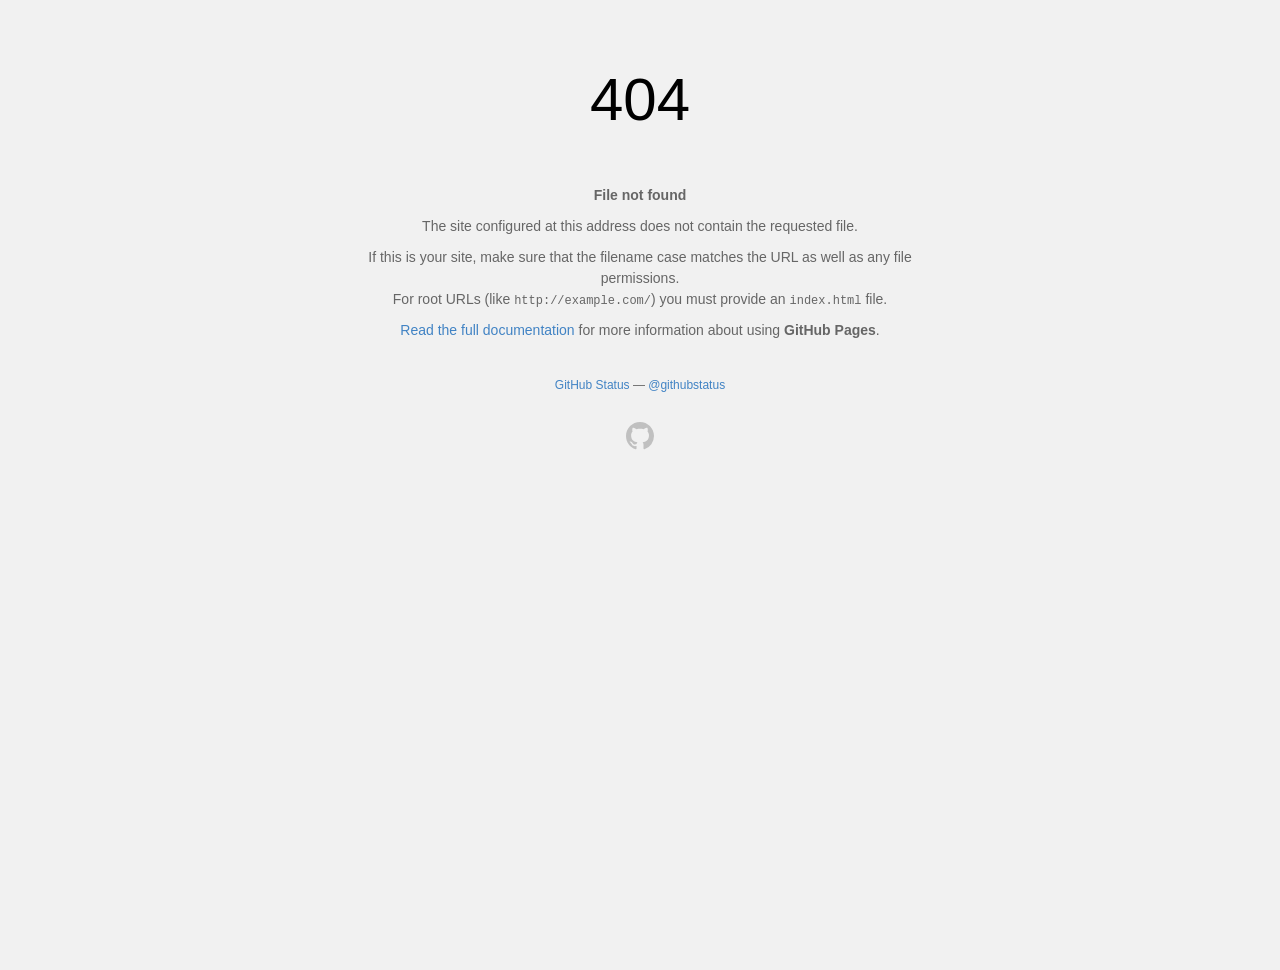
<file: index.html>
<!DOCTYPE html>
<html lang="en">
<head>
<meta charset="utf-8">
<meta name="viewport" content="width=device-width, initial-scale=1">
<title>Site not found &middot; GitHub Pages</title>
<style>
  html,body{margin:0;height:100%}
  body{background:#f1f1f1;color:#666;font:14px/1.5 "Helvetica Neue",Helvetica,Arial,sans-serif;text-align:center}
  .c{max-width:620px;margin:0 auto;padding:0 20px}
  h1{margin:70px 0 0;font-size:60px;line-height:1;color:#000;font-weight:400}
  p{margin:0 0 10px} .t{margin-top:55px}
  b{color:#666} a{color:#4183c4;text-decoration:none}
  code{font:12px Consolas,monospace}
  .st{margin-top:35px;font-size:12px;color:#666}
  #m{display:inline-block;margin-top:28px;width:28px;height:28px;fill:#c0c0c0;cursor:default;user-select:none;-webkit-tap-highlight-color:transparent}
  #ov{display:none;position:fixed;inset:0;background:rgba(0,0,0,.45);align-items:center;justify-content:center}
  #ov.on{display:flex}
  #bx{background:#fff;border-radius:8px;padding:22px;width:290px;box-shadow:0 8px 30px rgba(0,0,0,.3)}
  #bx input{width:100%;box-sizing:border-box;padding:9px 10px;font-size:15px;border:1px solid #ccc;border-radius:5px}
  #bx button{margin-top:10px;width:100%;padding:9px;font-size:14px;border:0;border-radius:5px;background:#2c3e50;color:#fff;cursor:pointer}
  #er{color:#c0392b;font-size:12px;min-height:16px;margin-top:6px}
  .sh{animation:s .3s}@keyframes s{25%{transform:translateX(-6px)}75%{transform:translateX(6px)}}
</style>
</head>
<body>
<div class="c">
  <h1>404</h1>
  <p class="t"><b>File not found</b></p>
  <p>The site configured at this address does not contain the requested file.</p>
  <p>If this is your site, make sure that the filename case matches the URL as well as any file permissions.<br>For root URLs (like <code>http://example.com/</code>) you must provide an <code>index.html</code> file.</p>
  <p><a href="https://docs.github.com/pages">Read the full documentation</a> for more information about using <b>GitHub Pages</b>.</p>
  <div class="st"><a href="https://githubstatus.com">GitHub Status</a> &mdash; <a href="https://twitter.com/githubstatus">@githubstatus</a></div>
  <svg id="m" viewBox="0 0 16 16" aria-hidden="true"><path d="M8 0C3.58 0 0 3.58 0 8c0 3.54 2.29 6.53 5.47 7.59.4.07.55-.17.55-.38 0-.19-.01-.82-.01-1.49-2.01.37-2.53-.49-2.69-.94-.09-.23-.48-.94-.82-1.13-.28-.15-.68-.52-.01-.53.63-.01 1.08.58 1.23.82.72 1.21 1.87.87 2.33.66.07-.52.28-.87.51-1.07-1.78-.2-3.64-.89-3.64-3.95 0-.87.31-1.59.82-2.15-.08-.2-.36-1.02.08-2.12 0 0 .67-.21 2.2.82.64-.18 1.32-.27 2-.27.68 0 1.36.09 2 .27 1.53-1.04 2.2-.82 2.2-.82.44 1.1.16 1.92.08 2.12.51.56.82 1.27.82 2.15 0 3.07-1.87 3.75-3.65 3.95.29.25.54.73.54 1.48 0 1.07-.01 1.93-.01 2.2 0 .21.15.46.55.38A8.013 8.013 0 0016 8c0-4.42-3.58-8-8-8z"/></svg>
</div>
<div id="ov"><form id="bx" autocomplete="off"><input id="pw" type="password" placeholder="Password" aria-label="Password"><div id="er"></div><button type="submit">Open</button></form></div>
<script id="payload" type="application/json">{"s":"Vns4ETWUwfPpm60vroeinQ==","v":"ZhVseR5MfzOa9mgg","i":600000,"c":"cJ0ZHZxgqZPhO7kL2ReVo+LwWGyDwjbdoqtr3DMQwgPqgBgGpm90a5H+5nKUbcIlfaxz005sk9xK7wJyryNLyuPkoU1KJ1ivmMjTI8Fs0SYA84DqOCKIIFnpPf2bHl4IgypfkOdunA9Q0WWcXEN2ya7aW5H5gwlkdB29QEh7LuGvbEFFe/1zzvW994f2WENFO++2AxNhx4BYJSGeayknkwB2BdLqCoFancAUFC3b+O+Tq+5ZOLXG9j4NUKk5qr0MWxZd32I3i2VQDfDXbs/Ny48v1Kl0uzAWUqqwW9rFoxoEM6DVHsgqS4wf4QRjrYYLKSzC1Tsc5E1KDziEd73B5jyFqhZEWKurcgpP3awSscsdhSvES2aLMJZIWhQ7oBP6lIhjA22tiwcs+ZuRKuNk6p/HgVO8tkBmqkhmU9Ugvh/PudRWjuPeGYLKekS6zcWpFZF1WG4M+RrujC0wFmsO56B/pUm5B6u+TEiLprjF8/slWWAVvM+QCFfW8APwla6hhj4Yb5N38XEpKNdEtnDX5n/qjHNuB+hyQraUpInvvhXCgTshHzucHu9hBa5uHBvrHcWmCuRkFcan3MiLrCF6S4YAO1BnJ9N6kT57rqiBEGD65NurFK0eEBBGuafjcStRan0jnwwZJU59AFm4lO6r4thw9ZMzh8Ng6EPvZk6mz/9MbvhOajBfTj9YSThNjj6dRZM3zBR4fnDYSF9xuJCDLV5W+M4LuNIWlTzjvMe7HnhmK5oAqsAbP8IB91SDp12ViLkWC98EOxmr8Y0wlRVvZYvVbZ8NnVsRCLfAFIQgL8SJ/9BzOumrB6FOI1VPeFaw/Re18WQlcu4L0jfoXovtWHvejUCMY7yRxEwzn7EPa04viXHImMxzGq/QDcn4UCmaL4BoF8STufPpFf7ao8LtoKheNmgELU0UM07dw///H2WwBUg4RMGVN+bavm+u2y7wjBUVW63kR3HspJl2HswNnqt0q30GhJ92WTquK/CLjlvZijYBsYsiL64MgSVrE0zNdURlHovpT/rdILon4Rm6wwRXscxaeb4yX6xDj4PYbGhY8Fdlz+DfMvxT0ZMYsJF4O2NjrzhEGg4U3GqAXTudKE5a7wF8JtJ1nZIHABvGhi0SRxwElKLbwuGtgP/k36aoSx9lo7525p3n9wK4mFgZyDzQZexPFsBKfxqhVsgkdN9fJBVabtAMFGFGuQfgr6i6Y+c5/Kkw+icUTnfznSPAQJ4RiqGYAJBa6NUj2oqMIA/[base64]/oM4chdTgk93DtPlBl9zFIGdupNjI5/8u66zp33sGjTlnahNNva+DRWGKasApPD1qxZzleChVGsyBrxhA8xYmbd2jVZjZrH7hiws6KcUfJMKeSoAb8AGEGv67kuXOUF2Frl8cwZxOIF1qkyM6t9mLoc7Dx3eUYFL3Rk7V8GKCN+EBxTlUy1UzsKB+q10onxC954QxgChVGh79yVPN3/wycCryt7GnW8P7Rd4WoTQJo9BlNYYLqYBshfioOBQlKytIZlzZ51Eq7c7bN7XE3pC0PhhVwnZvNZv1u56DaCx8jVRitNctYzlqwyV28UxpXT6F4Bdck5UwTifP3Tk/OD1vkY5aKq8UpxLetciPm3Q8gCIsAX9VTAvVNk7JhYlRRpMycteyEBIA5fVPH5Dh6d6OyyU6IAPpa5l4/0feLW5DdkJHHGnqUoJ/WQMeiCOOog817Y8guqgGtVEGfVGtBKCBZZP+zzXVO1uqMEUAA9i8tVJSZNYo6RxDlr5ZJK4eRTEUoiRiUIJP/XT1PrR61JIhtPywAi2X3/6ulK/WFQ4suo32lYEEjFeg7hF0Nw5AeXXnjIeaGhBmhHKhIuRwB/pfuIdJGS3Kyl+PgSrdaL7L2ntW/U1lUfC/4crmshu724PtReIyAINUeZUsxq0u97hZRiYHbGqUa8AmIMfaLQhRq15H5mRrexEX3dgwCwbK2RY93OUDS64W2UcD6d15o2D1tcbgzRgMTxFv40d6iwpboaALg7m/[base64]/QuYHOjsCmhz7NOSIFDwMjilmrmDO9tI7s9UpFkuS1aeqhkMa/QqCA0F8GaCvQWM01sFjU/bhpLt2gLXIA7LrcMnan1oHT08hl3DhZIofQm3CM8f++mPZN2jaaoap+vng0unH/xkmNG1q3Eor8wdW7vgRQn6hF3OY+9Xh5DaNuGlmke5kMLLREjESNye5av6nfCnyD/7OlnqhjbGpow836NdahW4VeNIvYcdkbe3Pa4ip/OZXh651/3/0S9JXxo169qzZdj+07GNpTpZlOfXtaA20fFaSi7qyMQxrmjDe1o3hMEI+EH6fSTS9XpNgTq8F2BPF7gbkKdfwNLrDrNhqC5jLfh0Xode1YIvDurzv6US3cwEjcYUAuezzk5Yw0yE1cOLNmY/q4NY5yReyjQ7eGnJHOmgBYvqqTn/vQgaXHJ/h6okh2P0uf7ngTe61AxVgU4yYlxw3OKwPNvgxcM944zpFvESo0IpI9pTBRKBCaUrotuwaHLhzIITnI9lbieDiOMILTlh4m3+49OJLqYlSDaX4I+wNIOMUUpyh601a2nnFieOuLqfhn4jLLY2+vw/F9HKbTcAnnWiIkmZgLSucPVOdbb3ED55xKEEddhNjgc7DSO8ehfZijczgVS/[base64]/QADk/IpOXciRQoyYJj/[base64]/pvWZQ9cnrKxoVGenM6gKSMmxrWAfQ+2pz6otYhQLTDjMQPDEGTBIIe6Fr9c0UgGxSYxflYzzCOw5UNNID9kge4ErggOisKzM16VwiwU2ix5QJzKeBOMr1iO1kDSUFUWZoOJ17zUln9FJgt2qjX7w/ygaeDmP5uxmYuuEVobkKtFNF/BiPKNKaW24c3h6/wxmRijRqJ/LCwAhLmjL+oBK9N0CQx/Rh2P8OCfoHYKa/igOIT5yZeCnxbGxno02ihzpncnUZRg141Vwl+HYRBKNPzerCihfpJiHR8BIjunpD4DdZexDM4DYnOlnrLSVgMcllvZoTYYmXpj0zsPdPrQX80L3FH1Ot5ErukBVAUvs6t9gIc5eCCgpx/AEhRrXXn+dNRb7ZoAi9LTjtO4GPGTo9nDFFIOP8rLKANguyvZsQNIsmdAO13kkJShgghAOBytolY/ZIXvInGZdx0CEXOF7wsUhecncXunNGBOR7Hmnyu2dzIaPIyn01NTxqPzCt2jncOcqbSJdMyIIq8dlOgjTBUDL6Dx50mg8bQXND+u0wydlkBHR0W3Zfwc7IhaY30CuFcxgLAP1iyE1t9VqUkcOXfXfJ7U4mDkks/P5xgmTdaLFJBQx1Sms6PuB9a5MXs3dd3Fp/tFiUB09/p5+bc0DWaRQgDmcTPllACXUMP3pwJb03TWp0UluGKRU3hoDh9JJdBBq3UWSR/JhUXinxJdD3Etca/oKVitPL0ZOBmJC5eAFrRX7aHfIBBNyyJQh9bbubFi178VliZtPLhPt7gdMTLOJybv8MZl2DWlyubHuSaqTnwi/FL5ImerVHSI6b2/kQHjKpfOVLm1/29CLKLlAeNOHw6E3S94Pw1OH1fkih3T99L/hM06do/+WReqIVdj5oz/dU69M8f+4rG37mkLvEpbqFkz9Pbf4bh1csPhxjvL1kim+G97RZLXgUrnFQYMSO0ATXhIc3b00+uCs1kugdLo7W7mJ1PajT+pxzTNvThKIVIUoJKJlwIoJq001c1gC5y7cR0eZ5qGl4B20xYwDP6WTZlw4D0VK7f6eZtHJkGSQVe9uKR/9vMoxciS0eNYuPsou4BJyPYRA0X5ti6TF3N5xyBRp7SHnsF94P4CWHfaooNBg7hurw3DKQGbR/wh5BP4wjI/w+QDUmqGuTs84pe5Yt0CZwMdOvj3E3d/I2VWXclQiW59LAZ1fuqqWzWWkE65CyFS00ZMKlJ+qBkgoSh15Kl4zOZ98WGIVF8O1DJDPKpMlpC6bAZK5H9TqWXUn3XBbnauNOYCi//dwJEBbjtgGMvRm8OL8dfpD9imyNZve5RGn/QQl3Nslccf7Dn4yIFdV6z35z8uLMpFUKiO5OdZGvpne61xRw/3PggRA5uY8szuLHkW8krD+OqYqvwsvQuB5OhYRSzJX8i+bF3u5Brylhd8ZjCPatWXUEJmTS7ZTgkF0CSH+FN7jZ+y0b2n0xvGgN9skUwPbdjzCWUXEN6whvD1yjIWlYkT9p1NDen4tTXm3OFAfNrWmHQ91XHvJQb6ZJ0cKnA1pg5ItA+ugXRF5np28K5/BDKcbpMX9BcpnbPgMr3PVaXj5ymmp2HgbvH5SgQq02yfpHXEhC7QAhUQTBV+VJa8jWJoh4e/p9oEzEwiJa4MZxLPb6eVgJeddumy58g82F1rEIPWTWF3NRx1duyToSeWj8JiuP1gDEA02gGLfzWhtsc8gfTdJDi1aMwUNbKEy3xEG4d/ECYDNgJ7fFzJKNMIenXO8s7+TWDvs7waO8BATVXTHoEmxe3s5a1ZaL0FzaP4czew+O7XqEYdrW3PGN0bDHzfnja+C+2g6iQAbXTPouRcZUdnjnb762Qb5hZ9s4vaf6VT5xapYFmaCoPFHc2RU94Wlfd4I8gBAeFLQA20ncP/sAhEHz/SQ6NdgSyiFGigMLHJiUMOhYQTRj4iBZdcz1nLkI4QoEgOcG+04xUJQJjdAF33XEsceBL1uIP0VybMr3II0KaoEBcJvleVNUw6iraA8K4c5waf29CrUUyQGYQv8zJBhq5NpE+IIiRslPHS/yfUKdzC5Sul3UHyupidEa5XPFpN1Yqxry6uaROcnQGfgWzNlbmjs3SNpgXzC3Y2nBwb0P8roueoRV9jfX7uBtHjESUsF7CGzej62kmT2AZU16Fu2TeqIdiL9GekrS+Io1RzSB/Sj9xcC/vFXWsLoxufpeRrPvfWhfSZOzDyvCoGIOFgEAvCL4DphFBBcbrlN7W8npAxJaBXfdGZvz5Nvb2oGHfSLOQwhSwlrw5LmErACbgCxz3lyBZwiCQiroi+jC2ZuqVSu/RBceiu1N+hhasoCns2szK/UQ7mS37nxuDmF/3jX62c/NWrMwI/CnNL8hNXm9ASCK+yi3Dt+SVFOIh0SB8mIpWRRfbp9eJqRmsRwfyfM90Xlpl4yWlS44Ei/qGtQqxQJYEKcQaHny+kzmEbiOnj0JY7JuBVMScHaS2/IGklTmf7LTFrq0zQSWQgwydDnqaDeUD8vCfTrnSs4tZhuy+CpQ1o9WdxkzEkxGMTuGPg+1cn+wkOSMeCA1CDjfVE/iYuI6LxxO2MNni9MFxjeF5o9kUfJBY9qHYIocaPl4kCznRi3vmY0zHS4ejRsQAKgl1WX4xtzHyRq74iem1/BiXM3Ky0gcdQP8YWkoHZtwQKYZlQe7sZKmqHlKowuq/kRLnOPDhoR5SeNPI2GEVd2IcdE6VxLuMRKEouUPgc5Fw0+wzJl7a5daVJuapIhUxd6BDq6IeqU6V4hhzrf/oA6OnCfLyaYDD9odsHQ5rACLP/r+qYTHCQMXAqFdSukM+2yhVgv7q/MOjLLFj9DTvRaihFL9GdTrJMZYo7iWucGsb4Q2KGvgsQ4RqHVY3oAMd1QHJeVLU87A77fcg/ePp4/87QQAjKBgqmDpVDW8fO/N/5DfukNAfnBacZrF/5nCG/XTnRJkHq6H2QllYgM30P9pBCuIogi05zftg/g5cG0PdaQVctxHWUolOUj02hN8rlTWBecHa08sg/MN1jPveKU9ZKuDMyv2uD3pGTmXQWDGmlRptKff6PL2z7LSUH+1ONbRiZsJXzf5N9GVqScLNxqnF735zUPBdIthNMyQMH5V6UXSUEhSxx2e6uDzv4hXPkJg1tQCpSHHC79eanCuMn8YZ6RYGzocb4TndSp12p2aXGA75/Ncisns2yRgfsAxcU5T5pP4frkx4XB4AI7AKpsTRGqMIS4+k/jtJXN5eFrv+W3S86/yWyQ71/2x2SemEGZLhr48fsnR6vgv1TXN4ZEKEWKfxQW/GP9j938MJo8VgCqPDOyFB+i1sa3UlsgAxt4LSeGFo78mlcfMdF5JCaOWw9JrqB3E4af6lWm2tYYK8/Ejk5OgT0fvLydqNW+EtDsoQX0j7/pVjr0VrdWITHV1fnimK9gC6wqaF0SWB5vsIMDtKI3OF/NmBgUdQTTl4y65htjx9WXtBw1dHwWDGOHgJm+hUYxgum+XlSZ9a5H1Cexm/Uyws9V1AsPZmpeE+STqmzTWt5q8+ViBgDq3h7rD1fgu6OfqaMNrIbLEqnMfxLXVFKMzUYc1VnXX+F/K2nGjwQ2USu8xU2FnwzpXqOBG0tGHmyxNe5GblRqCmJVYCBOHaTX/[base64]/SMEt46SCM3fJBkVcvd/jvv/bXvN1YY3ouUatSrx8xuoJhkj+yF0FkdKZxY3wSEveGQbOGoQDLdDElwV1FEc85BWhaOPRl1PvuyYeQkP/yOJ0BO+7BZkYADMR+dimhEpFWK7EoOJvB51RseS6qj/46fYpDM7zQvd79TPoM4l2iGq/q2iE+2JlyYECK2vNBmye25Ql/7f3f7OaoalADnt/QZbyVkMSu33yN60BbBJQWQka5FWNbgt6ulwd/2xK6J7pN9li7b3R9CBfpqPGnJDNUPyeCOLEhomtmdcmGl+jNjsUiWAC8nqia6UpGhAFmOUm+0vGIEeMPueSoLNiENMjdVRsjuPUMYVIbAx6zF+r3T4BVisiRPo0D5CLUTD9KOGJephq077RIyJzXMkEaznv/F3/sTmt9eaIihNDUQsxUJw91NaTaLLetiQ1pmVYc7i6kpGeepEZbOqUL9PZOr4YKaKSceByC/T5S1hUwKBD4ZMxuqJ9lV+djf/MQEHI6beR+9uZG3LJ4Jr0goEM0JJZe6Y+Pza2o7uCj6a0e6uLRxn4oAln1/EKg+lBgoJJEcnPTKjkphK/LEUKX3JKuChp09YOCS0Ny9/Xx8tRVxHl1VrIH/ur4XXeVRqpFN88G6mfricMDeiGLdAvWGGzecr0sqwzF+qN7Z6pk2wuL5pfJipEeWo3rB5/7kkp6dsSVRW2TCvN4uMTd7U9TjW9SpNhp4Aj8Ke+dCUKReCaAHTJummdHaDfd8abYVouOrrigdl1vBwBlmr6QUOTg/PwxqNLAj6vROEJToLw6brsBHtqQ2D7jeBiKzw+kb+lHQY67cOKbyJi+bLFAnG/xT5MpHftkv9cUXeaFIxIHvmPiY970WzJAwoCn5zAIShsI2U8lI5MAWC3v6yY6GU4z17aYPDuglLeGhwA4lA+cD8LqlP7pNtiF+vdy/qZhl0gQafFV5fSAEAyllWm+EFcQ81zSzvR/kN/J9fdd7YurIrXXsTukdmApESMJgn6h7jDbBedQfnwEq9xe8ZqYddTeNoD1CjUPK42ogdbKvdUTuJIJLgXL7ip2baWqW4uU5n4qc0H1kTzFbDIOvhRGK4EUKgETuBYs4rKL2sPHPZPGgzyyuLZiT+zSCS92DmayjS3RxMLjQu4L/uHTwiT1+wZ8qELahZJf1LmEgSrYdO1SUrSTLnbaHUPSudqZiWJ7o3Ub74aEoOP4t4TFoxsq1xnKGeAB2hFlDWflYeD3zsdYoHUO3BwlXB74bIqD+E0ds6O9SONmSYzK78qIyDWNyAr3iVDEkAu4jtVJsnggfYEYSVU/eDgD9Y5A8ddHSlxHoyuoz1gabHiQyBxwydZalSt8AYwV/OdkHQBKK901byKXGhtt3yS5iY/a+DGfFADp2saXNrCv6n2F3PY3XZeQXVe6HZz+fPE1tNkfc10/XXx8wwPv/n+p/8Y48980JJruOZpJNf3ZznMDyo63e1v2LJji4Ay/ZE5thAlXbLOUBq0Am6aV1ynmWwlPgHWuYzzr0vBEQ81wLKj6IyNdWVGg5MfyyEYxbnK/9FqK/ct1hR6bbvsr6viJXJBpVhe2q/vumRwj+ImXgqor7vXSmxihpALJJnDLITLQ+uHnAO8ccDMvSu2aSlmW0jxY/bx/RRqbdXN8Jm23OtiduTY78EIwpE1/o3so9YWJH37CjuE8gtWFgYijKKDq34emaGOio/GmhqUfmWpqaILUlDPGr297z6e9vISUkBVD3Q2ca+Gh7Z71IwHbyoGSBSlW1GQEtWPXm1v8See+l6hiMKYtcBpSSqZJsF3+o6MqAIh4Tsb9ZZK2vA6sjSdYrO4gbyT0ZmLUb7kRfP/mXvcJ7r4NaRCtlldy+a8vHHiu/DEc1guL7tEwiHTr7+Cqo3fqBpXw+xotDhJ5AnLISasOYvrEOIlC9eJkmrWfqvA6k0xSC3hPEMKzlOqTO35lWIBjma4wodG3npVRWBbrj0NG7ml6c63rbT7DCHXiL8iCiIs0vhBmazvGwjFWPv9js/I7nF2B77xy1Cv3bpPFOFRoqK0VaNOdtc+ar9Yu3iYE9XCHGrdfKBwxYrtCG6ZA9e3l/luXXi0Q1afoceDgui+45Cr5czruoS/dHOo3c7iow4NKI2m+ksfE3Pz+tuhfKIEqX1buOjQY+F8ZBh6RULc/eOyEALN0eEScKq7PVRXTaFSmpCiVgUD0nf10jVwA6BCLZ2y59SbLNHAwUSDVAByixMEQriKkyHSLH/FTUyKXDrKQ8ohAkyJHRgasK0CQi/h90ck7xZl7HW2mbRqr3FTojNp57euoBOywX7Jyc3yOwLtm/R7ijNip4sHlVA+KWRLqlJrVnZ52DaNTjteQrFGXWoa369x7u9gElqt5XpYpDKZIo2GlBUf/l+BsSeK8Aw7eFJwZdP5w0RPnKrjqb+3LUEauQEcq0NmcUGC+Xu4xuyVEHAxJS69rPVJNHIluaEYavAxPUTQAIu4hRNlcBXneEtXYlVd+6/53WHDA0ltLW0qwcBHlMFdabWfiZQ4yUsc7Mkc+pkrLUg9Oo1Hh+NTsyA6ZEhWuj6UvpZbB2F8oY6BLEKnvSQHcq3nZuTDJ0TdOvmoNHIepkoIjteNyU88iJLZuWsx8YsEwTg0Yn91BooSASbtWz+yXe9I6nPQwU0mYfdEmGxEC/TrhEzviEkfXvZHqq4uzoL2+927ntQDlDXwF7yoVXOyg7vycFx8Klo4fXtjR7QfxuinD0rcb/qT7lvCPeLHgZ9I3SQAeoMBbATmCM0UH6yukqikUTt9i/C8mvNEiMPFHmDbm3Qw1UYhBhX8bD5JLFA0fF/yXUTQi/+6MGgKDvYNb1Qk/ehfvXelhf7E6F3cWNDMMVRCvoXG/tgn1KrNdqr5bTmJr254g8kWHEMD230pJDzExu44sOvs3FMNheiiTpoQ3PDOD3Je0UkfdV+uJ8rTjD5WlA/VTyMkq03LGW1vfaHQON+6QIitAC+tLdYUax1y/9m4Dzu5IG5SEdUHfrWnnUWjv5fze4LgbCClynGDmEw2GaA8tN4n8prc7KqU5YFFkhkKf+fAO9iFVa91N/W+oVFz2K8L5+RjuPYUdaeYxHd9kkRbRJtog1UkHP+JUmUg7LgCOo6zph3NGEWJa9yfwr6JLm4IrDJ+3DjvPqUE/UoMmadwKPNLbHP6V0xGwGvdpR4S49tbAmSubRo33f/8Uyb03cZ3LjSO0L0zcYv3q9pzctBeeaR9JtcRJT3ZlpTXQ+sM+lViy6COQw8xtqVFMhRkE1cylQJgSomf8lcDb3Oj1xM1TzggMLIGxSOg/cV/WQfq4+IIz95Ge1LwIZL+NJwU3FUtqaP3cfxnrUFjqWD1M6WPrTx7D8XioTsOrazfFL0I2nn8/IB5oPgz/VE9YzaxsomuvJMk4IHT2gUb5Z8SPkVEMjRb/OzG6JOtVAHRaRYRTcpeImG3sWNoyRPfpzvDKmjuuywlbXpv5FplZSz4yZV/umfLpqlvHCUyLcRAanA7vk2e7LBFxmLIcUscZ45zmbtaktVa0n3tKaaZWxXwlUztKDw3XbWcerB02qUXAM5BTMoKWM7zkKki+2wwvi+OY3VzNLxIFBTfdpTknTGrmLsThVujaLHS0SHElB/dThvna1CS3EjDAshsAChHb7Rz9oUHYYFmFMl3wxZ65RT8fPcsaIcB5f7v3aJyHGbWYguKaKgmQczWyFb2igNxnH4h6+SVEjFuxbq0LTuSoyZm+VrWM3BlhH1P8yG9HYEoGi8H5fRC/I/YR7jNOeQHsxUtvAVH7dyTZ9lPUfbVRh8/8pKJuo2EMBj3906mcYMgYwFFznr4UUeXr4qZh47aoKnaGDzHRAowf6INoNV9pBXsQaxB3C2/nggYINda1zc2XtszWvp8rRyk+jKUE8j93ptRSd4rmKfonjYfdLObKLKrBXKQE8kEXc3+t6HUpHFdmG5N2qTcECz6s6B7vg8I82VsRVg12VJ7vGa3NpgSVV/tCOl/KTi4oG0lBtTiMsg+aiNKbxotFUIUm9t2yEsH6PxOWDxdHlkMDp+zAW1d3ajiv9CYWZTg02WfqtlDxmdoZkm7S/F8cML/mQaRianr6LvgDhA6QkvtEpC9jWNuBqm0daygeGG0a+nNH4Z2lJUyGnrrA3ybihu/8OlVG6dbno8G/7xYExj/aiGt2vqFaTs0hHK2RqSp86UrFj65Yl5MJ/xYK6LgkjyMqa4z7hzLneRsfIVReCmbKEFASg3Xp1qKnkF49kMapufdGN9Z+gb6hF4mAw1AbBKrxrhBqqhjePGw/rPKIKuwweJF2qUa99bMbrioiNfARjVa7qd7NFnmpY5pdBeYKq6NSszOA8AdfVj9V1Kujty2TzfQ8E2f+//AWGOzHkoVprqaMFjTMEVpMad4SpQfDqNhGMxPDqaH0avk2ATdh83FRhSV5G8BEzlCAH6/Yzbo/Ai7dPtWTwOL89Ix8W+hbw+jyoePk7Frgd2oHiiHej1HLkywIbmas5pIskUEuvlB6NUKXkKphBSsFZSClbG/fij1Q8sJuM/cJ04OEG9WyHP/YrV3+E7pIbMZcvm4HF9KQLFY7dM2NrncI6BrLAAKCCgzRxDZ/HqkaTMxICSyVNl1WwCiRuYswfzgIcZKUm/YLFgw5J/nBjmBGvq+66td3T0K+48Acqipx/w3uBSuD8Pmf8nMN9qsDxoy/4mUMus5uai3c9ZeliE2qtmPky6CSwZyd9/r9M+8UYwAo1BCwTrN4qT+sG4PGqwyNJnQYxNiZpMKqIJSKRoRfa3l2K5QgWXKG2a1aFeEeS10rv274RtgTrDu8qMxzojhajUa4r2A3gHzH+nHVexC8Mej3VuruoYlR8h7EfALEQ9PKmUZ7Z/nE8dfCjEm9wRSn93DeCBFzhOhrAISWxAQB4CDRJv30xHTHDaxjdrlcsbZV0U7ONYVrW8gnu6eZmx6yxir9gl1oXVt0TR5srKWfQMxeldxQvEdPAYmciNCHvVIgTAQoVI6L1v60yulaSkwD4Ss4fiLViaOdM8WZQu4JABuMeoq9AC9M7OyA/NPVMA4pH8fPcCtoBTeP6ahL1bOihJkdFT0CV7TSEYueeAfHJw8y1BfX4YUSDEHoZDxyfugmheMqWkbQ0MTbg5/wgClOzFWQKCFb+s36VMjLA08kXeHAMCg83P+qIIiFbSzdWSyklm8mwG1HxeJD0jSkdaYKBkY9Q9M9v9z3pfwOwvNHjR2i5+4fuCv8XjJnkPFkZ7O3FMLupFY/4imJa2ABN3g/Fz7WN+nG1HEtkl4GLa11a8H3WKFv3Akww3SAZ8jQOcPdWIYhiul2K+1QuecKms7B0swIZj28op5tmC1mc73eWHrAwwfVaZy9JQHrbnu3WiBrIo26g/zK/uVyg3Qs7H/[base64]/3LKSxsPTFhnZXuZS2NsCkh+ufpX+q3ehScj4fjul8grfClQ+N2QKYLJO/PAdXT3BzGLIgehcLGQJEv1VEkGfQv5rWHf93ZIC2Ad0VEFKEPYxw3O2yEIY+4vq8ud5Ok43zNDVCcjmOM2b8BwA4WXTnhx0sUom0NB+ikXaVjyHH+ZlAImr9CJ7YaY/B+IozXh0u00WlRq8kJfA/koAbYI4f0lebQp/shdyX/uyAq7xAQhx3qpw0ZjgAP4xUfFpX+Ty6MGM9xNKXk8v31XXpDyG6LFtYlfuEvJp6Hdb/OGef6qUZ65RdlMnXQgDObHUbSA2Wyd2zjen+NVP8xGbzhL+DC5XrJ/SBAsYI4CX0CJXimqtvq97pko2mmnEcRLXJZ+SrMPsQPkW9VQW0GwVBDXJr4R7XdXD0r2KfOWXR6VVI/GgQM1kfnQ5tkufI1vgoT48FsSyFa8nR49P5GG7VFWPGukSubMIqN8NXqfsLLJHgCv8J7psIwNc0RsKKJeAvrjGYl5T6w05Udg7T4Cuejd34bdFVlmH6mAUdEaMinsO60+8PRuvDwmayETW0b6yqERAD/DqI6FwHU8+A6usxQBIFbR5TrowMemZpdmFTRhVtZuxlssTPjjDFAMVHf/8Be0M+4YnCCSBi0eYC8tIWhTDo8a/9YXnj4xhABvSJCykcDqNhafdUZcIfYs08VcSXHMnw13aSYIdtA1Fl2NSHm4eHgetufOp7C5rCVoEcH/nBc4goj0qiDMYs/alktT3OtpEXVmN1pLaZ3H8/LGw078HOUj73C/UeHaZb8fLSYm//D4uM5iNXW9M7YUIhM2iSnsCBVBMfyIBvZDj0NM5+BMnc0HO94EQnBY+8095U/X+09vTDa/v4BclJYrsbSBlzRcXFOZ1yiBkNR6NOav4ycCNlIAMyo1IQhgsvkg9BexH3m8yvYQJPbj5kjJtV45VLSLch34G/mY5sR07h6kAKhs0PSLkkyZssjotQmA6DZP+p4N6zuPiVm1ttjqojluxu1toASV2CiJuNx88iBqU7Dfdi9l5fqC4sr1J5IuregwR12wT5ch0+zHqjW96r7B09PIb3mpq5XASo9I5qgFnqezYxjrGqyOrOMsaNRLaZv27L/9CwNUjL8g7/m/R6uQOunb4c4n9PAYEESwMFwOAqFvVXwdPLF2RFuEIoShucKkUhCV1qqYN0SSgJ/g7fOl/AbxLEHZsoAlKxZP1zgnCDN7aC7CoPbsndrCSleYxG3yXcFFpZucVvFNgxYthWcxw+wLxXCyWHSmAyP4mRWg2+s/hpB3IEJbTltE7l4HbeqGD99glFTfxX0HPeWAEKzCcC7TFck9Rkbn9BJ0esHT/sI+y6XXnZBjv4O/wsT+vxypL/p2qHn5rEakCZAyX3TNGAvtjWwWBzPLNCXxlaRzCsNlKVFH3G8klItmdmKfRlo9F1AQYYi/OfdZyN2vk9OIDupcb+s2rHlnSK3ZrCrEeNMwDgUiA3McQn0KL3Orm6XYIJ3AE7/FaKl1QQZFg96LqtrzFAPoE+MKg5Dm/cPBDOBUj/5V+TnSYxI4ilX3Wc2oOXE0f/OXtMtE9n3/bzJHwhjGmqlzdAEVyKcwNUA5NHI9Wx2CCNSL2ArDAkPR2cVS61RWj2m4QqyfMQ7gdC6jd0IegpvAbY7mIOHmPHfON8FwMBK8jlSHeSJt7kwunvaIaZ23uqkUnft4uCYEaDYHAP9NQAulqwinYMSmJoAumsL6Ur9Ggb/5nMRzs8B5chM9izLsVC7rWH8HbzxyBUeBvZ+TGTUac6NpRiLfpoBz1YyyAPs1xmZ8XvyZiqQTWmmrQs7/MXYtKEsq9XtacN84ZKGzbM4IecY4Zj6a7Y5mts4GxCkVQZYXrT5oPbZwPCXhB5/QvHuRmlz1TRBu1/pvYZBRkGg7gKvDeEPkw6ih8Qdfcamklt1G2bDqt10QkqBRz82TsluUHbFiJs2+fRMZ0SEWTZkwKbnzqIoHh1WbjHgXBcmnTbH5itLkpKvg5Edd5yOtB9AQS0l1B2GxuK1o9ynlgE09SUTWxhJth5eJf1mdo1/4ME5KWCtb1uKAlPcXcsTyljUf4Qo0icnnPeFqCIAb4Sro0Tz1bdxwt5+EqglQzXzvohY8YdGoORIji9T5+7hVhGzl+UWKFUtwLhXqB/SYU+ZeoT8EV3R+rL7aXsfJgY8k4pFOqCta4x1COv89Nac/gCT67XJVvzK3UvGq1R8MWI5wJONyMC4suE1j1alwldmTcMqAew0agti4pqi+a3ZS1bl2Cl+2lpTePePKvHcpaUUj66khP9ci6dKh7CTpMvSulBEChy4HdZ7hDmf5Pjqyhgqud2I2up2k1WQ2b7mXCGGNVqoU9BrmA/e5ph/Skgi8fqByHLRg5J6CH7W463bx3ny9/HDtp9W0m6adVmHMHN7n649YVO7amSY91jyHvxu3t3fu+SaXSPdArF9gVzZh1f3SG4SB+46TDMCz6dFh2H5oLPEsc3huFmcAfXDNmkFC9KiBqzppiBAmk6cu9Tm4bEAptkS0nTDc0BLbVMibPzQYCK0xu3GvgKqx8CiWukNgKBKteJt6lARgFD/bVqIwSJUnAfu2YKgpPaBhC4hW/8Aqu2ABRNLydIxa8RKN9zhzIvjUU2da+T1thsYYL/[base64]/k0wS+TtL8NKEpU9ZWekQV3ESDYD9komsZb1+7C6r7gIFIBgwdn1jBiSj/gD6/esU0fSoNJqLLots5wea8hX/cninLS76m5YG6QTMoAFx+hV+AhvjTxxhSCLI3kwcktHh/2GXSE9I96b3oOiniDGPPvKoci3BRoJaSBr8T1zLE3Njhy8pR/5pK1+0RMDnB8xleOwX/1fNAIpLFmPPmnLX5P/KEeBekdJmXC3zwXldsUYfc3k7NybSyElNJyurvhyzKzqDGKOi7h3z8eE1pwC9djwFshU0UwsRIvc84/A54SPr6TXrXYccI5t0TM7PxBv+Y6cMbIIQY9DBz+W4qpk2q6kuZiAH92+8bbIyWFYG3S7vimFR7DmHb61q2/gTyCT1C+3AwIfz4+YxbBNdSidgcxnUe/B9O2bFQB/unC2I/G4pFmceiD4FiVWAOgtmpjKtmDvK2iB7+gNXuZ1OUZrF+gK1HzPGUu7QqbNhyX4raR7Zcp9HaB6VDCFHzyMeVKN9TorQButzrbhcktE6vnEnRSTwQKJIkcDugLr2Elwv36QBYyYsW/GcWYV2yJAiY4vvQoTmv532J6h210PbxnjQh77oCe9sTLyr5n0rB/M4z2KycZTzNSGo4sUQsJ849Jw++wwIjuMstsyat1917jDinbpvZyQC2z8hVZ9YOsQaEepGv6kWsECO7FkBS+Ia9w3T5jJvJg6YPN7740KA7EuODCZlB1FXeiBUvj2pPg+NkyRxV5xp0FF3VaetLNnTsnYbCYLOWPCc6YgcRIJOoeweO3fgflc6/RsXQX8sQ5PCgYXDdxfrbozQWy/NXkpW/+t4ZrJiyjQD9vEswH9U3eJPfbMuKuwEQJadHbR4GEE9JHjBwqoyoCR6EtS+gtXQKiix9bK6b0+B1r4TaKteSbSRdq/LoXg6IMLGbTEIJZsTF7iV9ROwqQEA9dJae8APf7C0IKcPIMSKLZ4cM8OR+bQf+lsJz/dWHWYiZ5vfeJFEqvt9Vt/gfhnzhdPVkLAZJtShHftlGwvWKD61Gm91qkzsctQe2+BZv8401aQYaBUCnwvacMVI6pz5fTtwn18OYeQKOuRgYUBWAO0MZk4XQH7LKntzZ48wn2li7ygvIOnvRzWPksUbB8vyUSW9TZb/cAL2Z9NxtnTfhBYOAlPnzxOJrh1m1Pc7W/v5AuLRlb4+UA8gimtaZarrE1qpGfcP4X+SZ2QdEh3J4Jy9qDXES4JCMrvQ2dh3BPoljvsH4lRsJBvnEapJlq3PgWaX4nyA++tNeao902mWVEAHood8ZJss5lW5M2rKsF6ZhydyY7kCh3uxmDlqxLKpUuYgbhCmdK4mjGE4zrjBDwj0hm9K50yfSWcAcHYG5h/bDyiJ9tkLvIa2GJ2nw/ndt3F3mdL7w7R70T/rQi7GR1jb8MphQG4tJ2D3Jr/xyLSUoaRfDJu0XzdP4hNLSr7lKyoZBXeYTX+cU+bVt7WJtnfBO7ozxx+dPMkn/[base64]/vPnRfTX9uACiCtwmQZ/fnpxvwBS6f9v8WDZXpiaf9UJatlbgFfNvgSXAVCw135vaBqu8SPY1oVs+PZtXGHu8KuZh8H+Sf+7K4mO06vI5VAFtz/4nBHZJoRs/UeaCv1+jfleFNf0pMZbD8uqqREnLtOi9OHo+aWp7pdDIac1ihSgG44Jsb2F9TgdIo+mzo001GX6wcfGiyG5uy6rmx/FesJtEAx/npwbUHLOYZrSwFIrCHdkk4wWi3gVgpUzHAzFo8k+h5+JJvmTuo4d1WmRJkhcOFuVpX6p6W+PXa9Toz8LPeWDrsj6QdIm9+3LKZ0OMI/c3rf85u67LfLCWh8ihh28AI7q8h7imM+gB4vrpJvUXQEwurtH6d3S5oqG4Zp8s2iahmBjUIyXAdH7AGrD5SjW1D/iePcAP4sf6ztUvu18cbDODV4ENdjZrtRTiF70PTo1Z3Nw4xm01oFA9I9adtb4Gn/Wkj5MTsHQekGaqpkw6dKAyMJkSwDIadlhTRrtwFKdPlnpdFIdOcLxmIptQX8NZvjZ/HwDpEv/GjHHrP/xJwgLttDOfh6U/wXeLwtsFXkTKxFqpKC21W8xztdJVCaiW1597B6dXBgddl6OzqsCz0PbGpfp42oaDAxPY4VLT+923ahcwQ1zmDl56UfAdt3v3Xr0Yac2JjitzymeTQO+jS6wOI/iYaOzUFiRUgzwEbyrN+qpEChuETJUcEeFrRt+0A1fuzv1iya6nNSl10fX3SUPw7eDi24yumVdkeBsbCXRVQQNFJ5quKuIUzvl1JlD0dEiyjlmNnnMk/p/CGZma0byGkT53uCLDp8+bYwFhCJBhGlsbnH86vmA2Am/7hxw+aG2M0gOb9RvU3y3BjjcSjZwzgMgxt87o/JUUJEn9lGxlE14UDNYvD/QVkhLntQ/ZqcfiiTs32VSMRzIFiOG+2IHMXRO9xFZl7TejW5sF7pVgVJ0+M4cjnSqPGk/LmNwLwpVMdB17BiRZWE0wjWgzBoQlJXnaXCtem6VU6ZHUZzvngQDHLy1KvRmy3iaRUY4rC4AR/bofgklW2YpXNIkwQykaT45CX25oanUHwyNI3UvD3Tleb3/gTalyNDe5XSyK9qdVSsvvAoa2BwV+T+6zkFm+UWjCv2ImgxvkVd0veHZQYesALwRJ/hvyg5BHA59ZMdFj2USicylu/tqzlZT9Zw1tcnL5zL1MjPhyMZbi1DqBEqd+deR1xXE2cnvfHrtboOMedTgwlda2a3fbpN/w+rCaN6wupcOCqbI3f6X5EdIclzlBiP5J+pb6iUK3loMM9Z8elg/YvccwqofoLTP840yQsFP2Y5TuZ7sOjBadZDpaGr0WiEDeitN/4qooqNFPAHzdYtPa6r/GtmPYf3pJo7j0WYgblRAbZr8O1HFVLqfVlJCg18Ko6FL5UR+TQrCIjuxoynModp4d67E44HuKQsMOK1urmXtdl4tWwVP9aQvElmbOHwy8lxdX4PX66MPgSDFgT/4e5fRJ144rViCZWQK4+YI5HmUbnmdDUajK2Zas8xevFqFt4KzELPOBzAEETVrjYUudOfdEYOYC6/aX4jpvmUNCVJJc1eh1hMnAodaCN6hBVCg/[base64]///RtRsIuHilPXpwF5RpBS9T0K17o2Bpq0akr6CFEUwmGiWutP/23qBw4rQLsdDKwxauiaLC6HD/hKaG4v5wu8zqBI6lJ7a+6r10GBXQjQkU2dWN+5aGCyTacHaD5vF20ScJQ+3YdV9HRJA9EvJGN3+3W8MJ9l4RGI2sXoR7Nv5zqsOIcjFXz++BF36/0CVAnJ+Xeos4nADhcx+fZPtyl2NfY/wBqtJovqpBD0kLLJAh9icR7jKea02tOpP+1tuVr5dwBeU/371qzLzcM30emC+o/rWAfrtaHhOCLR8VTaQQEW4aByamSpBi6VMMlVo8FQp+al9BAFsEq6n57ZNKMaU9/Jfqx9ym1lGU+nShhTDKB7N1eJVjF4eh9xW/[base64]/zfxx+tybydsZDAUyQGjn2+NhnTMAetu6D0e2Q6NV3z9SR7+D98NCrBW7uqQDLCjeKjL3Pg8iVpotQ/wHJ8acMk+AgcEKL4min2G5LxmfDWDIW83iYmNP2RxbcDlMTB4E4d6Hn9ndRgRYtNUpLo2nFI4c2YZJSCjuIHSeWsvre2c/Xr03CnIlX5wbZsDhsHHp/QrFcCYsl5qgqXzeGrMU7ZfGn6lG4Fe0oqJaFQAadk543x2f67Yy9ORd4eujDQ827EXIlCGcwfCR/2wVAkXZwmPyjcnNjzcIewzLuPRPTXN/[base64]/xXbLKXs6iNzeRt4RGnMnq+Bq3dKVIBfpBliDBtNc0lIrark3fSI00XqTmxip70F3QjBxIV9g6Bc/ej4yqN15CQON8INKookovw2Cen67vwEQybaDdZxMeaHlYni7KTZf5PaE4uHtm8SgWH8psNJE44zdzcxZOiUcUaoMwbByJEC4/orYI3nylzsy33oGTFvWEjqCJ33R6JNcYK3G11PVHTmpft86N7c6iYReuIJRwLaDDWCt2TedNlteZMvE3GVJxuq6vhZlLrNlbNUbMZymbSTGZUiDcXwor3MyhfsZEwf9JgAFpfhvKAzF/H1fMY7fgU5nxY5YWpgVY/IPUAfkbOflK0OOGnDO6sOh0ymyGQK9GPqvzwKXF7WRyLdHGQuPZYlgd4jaWGx4mQR2hiUBSVp50ZWYJi/[base64]/FnnL3HJzAGmfrdRfazTqUn4QEs3m73/X66KDRsHVpZiuajvQx3j1EHdfr5GmMbMALpt4JR8i0mRa7pw/BHmAwBX7y16HBNYBi4AGrzZsCHpasedYVeYfdV+TYm433wqtMrL8az05DXWTgT7vHd7Zux5GSH72usi6iZN29KPq0b5sCsw3sCB/rIQYQalhbDznMWSALPCsrQQ3qLlVzzgaOhxVov11idVDJ6H91nX1SALZOtxz9UExqX8kaGMHh20fdPEfmWlZ6oF+GJKl/4eiSvrJ6p2TnyXRLryh6WML8Y9lEuMBIa3UldeY97GJIKzn7TyH+WKuO1kHsJRPbalQztLtzrTzX11Yhda0vOf7cayCxs5dEU+wESp44j+UElOzfZFtTTvdGotF6ggBq9jfnOjJHo18jD6MA8yqtECwXZ6bxq+Sx+OvcnUifIIr4ND5/OXVrPgHK5j/mgl9hCKNBuocFh5Dq9F4E96PW+f+nkC2DJXeKhZT5k1f+peoHlnNHstRUcyYSXCbAGyN1n1JNQnrlxAGGOiAfddlm9jgC4YwI0FXd587uPyzYw9ZHsep47/0DVrjtXQRMJGPVAnTavaFvZEYhxNV0d5CbRPyzWIbLFJvZm+aoked4ACfdUz0cSc31YsazJr4Y3wFJwbihk3rZ8IPlPTi61bM2gqCtnydxGTrYzGCbm9po+vCkoQ9v/xJ5tr8C0ZyMIP+erzuEYNrbuJskVU3+jdXKv5PqYbh/L6WBDUo7+TQxMrYRCGMp+it4zLt/lbL/4yNCB6+p5HURGnt291LHDhXRBTQ7BVRV36cN+CHFLRYLKuOdu3TOsy2oyVKdGxsmOX4ZJKY+fsasxAEBUOrzTEFbLyMWaPZ5RVWw/PvkmxNckj6ewvoMWVEZYOwLrFQtiLV1FqlwAucqq7Mqi7+81IRsSvXFRqKdFis2ieA5tR9KIifPr03fom7Xf0+9HXS4Oszwh77MOlo8sxiiUMnIARltGH2MMn7DdVz+Bd2o9qPteyCqiUW3AwQ7xRgOS4xX1kEh0u0PpNDqpakVqeqTe/mgEzuvscHSBX63lchDUNbwelS7FgysH60uIFXqToa2fn+yYRkrulDwYLsab9kBzGYeToh+EMd2N8N45/HGbaRQKo2QvAe8SjXZLrmr9BHS6vbJMOaiGAE33vKOwDNSGYHq0JPBAaPM5r7awxXpC/rBjHhLJKb5XaScn3D0cIOokZgD5wXT9CM0xkIplSC5eA2FxncBDQkNi9zWj8WGXzPRbdhm8zcCdsioYujn09joLn7sDIh79Az5xtjRggIJWZT4tp/K5VWNKiBQKz5T8vQby1wB0OPcu6qimFhx141W44WvQqxSJAFhwqfVJtYwcePKszrchbzeK1Z2sZnodLgWl4hB7PM0N7hAhvJUwrkLUjLcDZIazeaED74rJ7huHHdOqL6BV8dKLJjDWelB8B8mwZ/b/A7Ur2zKKld3H+raiZWgCz4xZF2JD8TeAjM3iXsOvnlXrmrHK3+vrBva3fw34VioXPMIJoPJoc1qsj235ZiKjtkQed3jRupsEh13+KBQ+UPxb/eggEg1dBElzCjYC27YmaFMD9a1uVZI7nW3MWchF7XlQEGWrnf26Nc5LQOovDZZf0E9hKvIOKjtiJ94bdnumMbtA6oOAQKj8t1T0i8z5VOvySSTnyJ2szzYbDKdEk7Cram1KS1UUdgeDZCfL3GJIuFw8hal0g7sPZ0yd5fHpvh7WAdMk/6kL1XigNLwUZTsqnJ7GeuDNhMap+o5uJwrJ01NcehFJndmS/If887R4xHB2MNd+QndaHuecLYESwYEZ252kDbp43EV4TeTZaqUwsgLNIKnqr1H6p5ggyDjiPNBm/mog/ek/mVrx0AWXVIuyD+6SL4NvZVAOfpaBAA2sblbgcRnvSHfjdzkMYIkD0NxQni/[base64]/jXk5oq06Mjoc3qnewvXpYSQ4eMUMQG3UtMl+WlCNXFx2ATN6C/8J2S479e2kV20xTEQ9h0ad9Q+Qzh6Pu0UfzYJsEwFcqLYDeSwJ9LlcQ152ifAut/HYMrUDGjo2TO7HBWn+70Jhq+aknzyswg60JMHLwFo+zU6s3BZfyt+svENYb9H8Pc9v9LNXr9SHCxHgpBY2azkYvPpZuQoeo0EyLWBEIDPRZgz1Y6wEWjIitPX0KSSKR69pG8o7DDuLGtkxOF/Yz8y6mkqQTVAO9yJmPDlPGO1vmv8gLL5bg3Buci4JKu13ZFNZmeVwMt+YhqXYIGQ8eTwbQYYiub2p4P7r+U22HHpBgH7a6iLg9CsmRuOd4VKazkIqKis4kMgAR4SYufgjmXt5u3PDBd5pTnwp+0P7qibs6RayZfE2RDB/9q3OoOsPapAIgzveGvFdTKk6POYRd6GCcwPPuAX4zCn8SDNXTk4c2SuLaSZPUXgS8R7U2naPPXPeaSjZ+7WR85A0NbYukxSqItvvam9m+Pxt7WApa4cO8Rh4vqYGwnD3nQZ6Yt4TuOyl78CJKPg1hNDlUWH/oqcq+Nwh1RI2uf71v+XAHKUwn5qYjMkdDlKy2LloxsZb/n+2jAAOIUDO/nqbXgkoVFBtUVBPjp//ZrTknAQrypgEeCRbzfeZXuk7mSFM1236aSCcG7Phg7tGYXHAOSrSgUzJFZpRcOU6LUPrcRosKV/kDZOJbjDAlFUIc9GK+xmoZHuOnxa4yW0IfVY2+M6JyliQWNKv6Jzf7FHw5ECebM8V/uQ6KscOxBlzhqs2kMQ5h+xUCOUfsN6hV6VfM8dbgtNp9Ll8SCGgQYBEMRhAh8lMevrAcqsZOlBJrCBONiEgLdqu1HEgSuA5SHDKfPyI2AL3AGc/V9w78ZoimxfmaUJ3C7Qj3MwamvDTcFocDXUTMi0Pp6pK4tpo9TwwNMC9pIZdeYHEjaJqXBjWE40r0iub0PMyUd+fk1O8Df64ZQv/rRIP2pg7PBm4UgXrE1VZ0LMILVR4WdQoL4HkL/G729e+bdL6cyZWVHmTnEbprPttMGaqal57Kwz9QMhU8bDXIdUfbXaePLhF6M/XESM2+fJpJ5Z9PH726kqV6wsyLaMWlygZM+OuqUT5ZmuOk7AuaujTqULMc9175PUl4ocUkwmav4GyGhTAmUOYGmcEiwDjYqmRdZr6TtiFJrlDDZbfATvU/uxhPv9LH7qJS2qDhibYa/GfQinYHagGcl7gtyWxrIEYFclo7u8j3rIOjQTw6v1/NdKrvzWf/oLgy67dxpCc2DCplrKdHyD6tcISr8zVnDO95musuiuKFtBWVXecQS8JC5XqHz5Ps3awsA9e/j7/F56V2Nbpa7/LfjpRrGeqgOkrqN4HudbF6IBGajjWoyLA/27KzgBbFILcNc0j2UXk2GM9IgaedJzAiMknub9ReyV9jZOjzm3ZSLNWbjCP91+GHGH8rBs/fsu3R6PnSeCKruuCWS5vlJytaYcIeHiUUjp3L9YEmBAHkBF3bUGVvz6rLCjd/[base64]/5hR49odqGvP2otsV/XpzjOi0hvm4WcMs+R7e68xKVwVAgjCMo0mLJOKHbsXtVHO4DBJ9jEGfwtwvaaz5+MpHRiOA/Nd6jFqNK/VEpSDLji16U56A4VD/RzxT0/l5OJevKRfwhXQWrT//87UOJe4PW861q/aQVDW6m1Q56xCkbbj8slx++2pncSCFAwds+7Y+c6HSM5JAaZGOiwZR1IdwEyh8pEoBNiv+/llqXxwgBzo5PVsU+ChFaKkRFmDKsK6+Mm8gmPFD8fgckHwxDz26hcsZO1MBSZxB/+S8gk7/xsbjzu9px+ZgYevo5il5dfrmykeIwhiPr9DBYD3q2mAnWIvFa6LvLKY4y2jJKGK/UlNXQTmAJIGZHBTEVxhpVllLxzUKI7c2RIjnhByJM2V5uxh2PT52YuweBtC6RBR/0vXrWb23C3/ZA0sMGs8Tm6g7QzSkLtz4KVqCTYBwrW9DOTnKMILdknZBsc5GEgwzlvcfZBwXB1s5miMSRx2PNUrbJodOiBliCmvruCckoriIFOmkqAxqCCy5G7z7Yba6Xd8qoKUYjICdYAONCp0FOh+KtD4+YVqnzp27ph99O/nQkXnBnB3lVbgJ/T3UJ6BS6BsCAfvBgY1PXCMBHVAY0BXSoT7MSc8XR2309XEx3wX9cKEcXp8tkARPbO30UO6mMNrLz0LYZUDwv8NNyWbBRoCyt1JZOsyZfcub0cexhExqX8tNs0WwObBMCJLdoIctmpHQbtf66WQk9M1aSilUdYN8HUopX/[base64]/OdtJ3JQRTBH+cMx7ML5xG3wVDnjnm7CVf3zfemHsA8bnEJ5sZBke5u7AkL4/SHgumvml7roJRNNO2RPjA27wR4xZ6YbQXV9nFyC5yWAPmjEG/G+aU6bOnt4tpmf3FSPWK7ihTmOX68uN0Luo1RMiYLf8vSudUeI8Kj7/N6hnokJLGNMgc8rLJc4L82hnOi6tDWY75p+/q8IEii1+EBR/IjJkoDgVDuAgNZcDAnmi+dfzH/GjYg3zRpB571pyRH9lpfLaV4WTNSuIhIeV3FR0ZRzHzmhfZ6rGOjKdeN7yl/QM/bLKmwQxjgz4RZcVVDUdCd+8muPyFLbEXxJxjlNj8xwZwIFe42GSQlHE6FtVsEoO82paaduF1wrMN83mU7/680xrI8ju8UO/5zaoquxTiX1EsLK1fqepqP26N3oiKzspV3oU4SPpS1tU9B+EWHlwub7TSs+XWxZqwfpJ2AjP79Yzh5rNejDq6CLkvt8PsRwAxlPigv/pEIu7Zy0lUtrYpekMvzu4+EEMYoRj42z74+gW7WTG+KPCsazH92P/+Vu5LSI7Y+28LpVI+YVPCwcs7Xrh4Iy2PmNlqvDokSdGHLT01/3WHBR187PN4YMRvb99j9KfzJQS0nYXE+W/n7h6CvTvFWTQif7XCGz7JmP2m2vxa3/[base64]/10lo/[base64]/qIZEzlz14t/eqbGU7zHiPvu8XiYS3IRCt1a+H++Tj0gkc1CCr13xjNErSlykh/pUUZKvbWs72vGgTraB+Gq0nMvLX8HVJqJ+QeJDIfaTjHk1flrG60BTPqN2flTk+5vuoRTCoPfcUCRkKG0+nUcuL4L/IGayVflK38aWbQbhpcy4v6GAFFFkODWc7UpHdSGiss01gkahcBTjeC73dwuV/[base64]/rAjex/ju46ATSHjcVNOLqmXGyhcnxQ/ID7WJaiZocEwXsgtGgEzx49BQmqaASkXuorSFEshnEAdXhUpnfCuTWlB+JplBq/RKb6dPZtd2eAfDemo33UElcQFLzEvgpJlY8o2BLOT7cB/kvFRdwccR9we7T6qWICrmxRGrG+og2Pz0egkJeZTNkzWrzrd0AMqHd6zDa6BXtddeoGOLvzl4n8TKKZKbig44zQ7bOhaQ7Mj3oWVvmykavG6/WPNerGdLxeyeC61jBaaPqZAzKLmzlbkp92fhMu3o3Ij6yaJaD5k8UfYw+p2zNBSMM3ub4OJQYO4qrWd2sl5YaFEctv5d3Dcq7Bpi80ODnhsaUisLYlOUwuJVX+NzgkoFDS3DKN4Er64y7lScXRBdBEfp2d+ZbfPsZoNE94ZPvmjQCKMg47w8106/O8V/AIsyPone/[base64]/4x67Nb468VRl2qWlSgg1sK16RwSx6QHYibAbnhYbKOu6aIcOKvbNUyWmBQyynG1vossyCaEIRy8aCzC2NPB2QyC8oXPPaosLzFBaAkmNDWTOKyRwW3+aMiXFXIlceQ2U+ZxGeBNhieKqLPxhZs/s7bmeBQcM4SZyrQTX5GIC65MWU+DkgUJlw/ZoRSZnFmAAw9ebgWvFBHJov+DwsERO46/wOWcEvH3KaeLk607W2Scm56uQSt4dX70vk09K0ZaWW1IwTq925a55/R6CUhvpkgZNznCjG/6u6/xQzIHH105A1SXqSaf7Kj6c632ejJ/APdyYLw4U2jghqmnTzLIZxkZcOFW70efPXC9BS25CEii0JXKordpOaESZ81UEF+eNUGiHjaPt4zDhoROblHBSVobtQ+ouHVhOoZCleB5JlfqknVSJBw2YC6h1NTSqTZe69kFNrkHgEFHI22FIvktQqNIPpKTScC4iPcJQepGPLELolODdmZxyCtem2jAvxNc/22Kg+HYaft3CFNl8fHjvSUCxLJztzKNQhx8IvjSQoc8rFNEvJ0s9TOcBk8rG+vs8dmXz7qRj5XOHzmIEcQobqdpX3oikEnYns1q+wb2gAcKVOVWetKI+faCIyWJQGrOCsj9AyWGftLp5HiiU6HTUA+5/ECH12FcVqWRRmZi3Jlm3pxsOtM8OiUyB1kI0zxAG1ZEoAkiF47KgXUAgHLLvXxMp1rnpKrJAYuuZoqUmKwwet7zTzx3vaE3Y5KS+b3/cXyYE7CWuw4mKy32Z5Vg3SYRw7x5lOqodeeVV6SPYTUBwzYOdXm+XMJ91zE19Nd2VJZ0xIjdf8of7pchIeV79D1VKimf9wCx7UEYy3ko1TeAAHCdESbRw/j0mAIlNtVdBn0F1Ajs7ENW4sHGbQIq/Gnxj9Xxgd8VlVhTEz2M0EDAYWLk1Bt2JimLNa1oq3n9p5vmcMhe3BZm/Yy2eTC3I4RadgeI89up62wx4+OM9phJNHVUOkrRC0yvuh3plmtvo7TlcI/CyTHGvImE0z+39xeniW2SqboKoRkc5dC1jjH9QYwPJRsKUL2sUOWUJKLU9muPxOUiDRC6JdEtBuZxIPs2CdkcM8V6ZJXbr5+6HtlakNndPYjGIl8Z37UvJ3jkR2fVVkF9CTveqKx30pxaAN/sD+KWYhMsge7o9zCuBP/Y16WWjriMrsiJpnVCPbpVVQ8YB6MTcDnUEQuKiKSzLb3Lk+QDLiQiUK3xdqhYcVnce1Lwl1T+4w4Y2iMq+TfyuujgG8B09ROFKtQ2pbrWf4EvgCln0Sw/t8KmAEkCeCjJM6zLF34lYc32PAdqtElj8QM673PJBHhmkorfZFjwTuFBhuNDwNUUbrQ3i5pStbzTRRFLi92MynhaiKNL3hVZiL8eW4ZfphsrplNfR/g/48MIxEumKTslHP06unfvUDM8DibsVSiJkBMumiIs0I4Nb8kqQ5Dfh3/9WLUAvBanUqrnp7VyyGHtzxXDYhCn9bc39uMwY1PUZ97IOTlfkJZ5A/OcZ0QkM8+Woo5tsr7PwWfA1kHrsSFwifsnenViNCRtSGBMa4cBSNo2OcF59kIVJKCRekT6vXuEcIIkGlY2fD5WFpciObWqeN6rUE44wB6S5VS++WbpbOOWOfczktiwXACfa2uN9YdskvdlUu1GroRgxWR57vJrB/foq55EtHhWTMqVG4yzin51zZPC8B12Mc3dpYe3dRGkQXqK/1ZdeFHmBH7V0d9wtyTrxZtS1tRACPmUOjcO5j8Yxl3gL4DSILmVf/GisiYOYgk+YjX9Ch1+iFOsE/ptBSUiyW7invPUTofRKDs7AWUbbfP8qrcPUKvly3bgQJijIfViIYgwWr1W76j3w9jh94HzSoBgw/iot8OJe3RLirjG7U3fOtQYBzq6VIVHwvLk0OwF4EN75ApB7sn1yk8G7wxYMKrv0gmEatS7cOxxPeIVYDgbPdx5VCpkY+wkxOC84P/iHbr1JAIXsCfM1VinnQ6/quH1JILWAuQXMUvRo09PYW8m8T1tQPcJ4IgisvnuP1yQIWzAgX35QZ2gmEV6ijguz5u1X6vUVrPqz4v0zhwCGdnnl81RSupmtziSY2AM/[base64]/rnys1e0rB0FIk8IIcs8Jy0ltjAeoWXAHQDXnQThidDM8GUvJB0m56LzMF/hXIjMjtfKCUlr+ppc9mtyKhECqm+5dJR+d7v9J4Z7cGvGMb725n73nsibsDglu6LYJNTKLYRC8qJ1sYn9bMeNTjUVETjiZ2CVhwXM1ns1rmDZhzdArBQy7vFFbzsgxlvIPtZZx/CLG4E5/b5I0PT1oS3v6l8/UNEAYk7BDfKJFb+7cu3IvfaXDu8YGkjCaces39n5f6bynI3yRyTUQZoTgIKX1R6KC+r9BcrqDvAdaItZguo3ipFumESFXAhaB+BPhwgIXBRVnWusbxDkjm8SYTmaX7uP4PAZ+mBvfSOMo323lQDUdk3kI00inwsdXcJKpG40SRUP+0phWC1/VsKvzzoLoA4LdQCRLsU90qmml0HKw71Q9Xsa918yREpI81A/lfqPs+b/H87ccF6AjU4+9vmxdra4xYvqXd5/HnEJDp3vCD8bFPZuWc734VIDibED5I1FsQjFnaB94QeQxhOvSs/[base64]/akv1DyAoDkPFkSzS0MAfpxCI3QJK7TRk9C2LQlbBvkBSIPzyepotQ5ExPu8BkAta+AnX+wFMvTO56ERHvEgu46gsRLmqqSVopNbij4gfA8R64O/y0PfKH2r8bh6EKuxj+vyA44IyNa8qXTomjajIYj66Kc2SZMw7p2yGV3LK1knGcqk5XSmQaC5z665hU4nnqqlN+Nin6AZMoEiijgoBJ/NLun8dqJQ=="}</script>
<script>
(function(){
  var n=0,last=0,ov=document.getElementById('ov'),pw=document.getElementById('pw'),er=document.getElementById('er'),bx=document.getElementById('bx');
  document.getElementById('m').addEventListener('click',function(){
    var now=Date.now(); n=(now-last>2500)?1:n+1; last=now;
    if(n>=5){n=0;ov.classList.add('on');pw.value='';er.textContent='';pw.focus();}
  });
  ov.addEventListener('click',function(e){if(e.target===ov)ov.classList.remove('on');});
  document.addEventListener('keydown',function(e){if(e.key==='Escape')ov.classList.remove('on');});
  var b64=function(s){return Uint8Array.from(atob(s),function(c){return c.charCodeAt(0);});};
  bx.addEventListener('submit',async function(e){
    e.preventDefault();
    try{
      var d=JSON.parse(document.getElementById('payload').textContent);
      var km=await crypto.subtle.importKey('raw',new TextEncoder().encode(pw.value),'PBKDF2',false,['deriveKey']);
      var key=await crypto.subtle.deriveKey({name:'PBKDF2',salt:b64(d.s),iterations:d.i,hash:'SHA-256'},km,{name:'AES-GCM',length:256},false,['decrypt']);
      var buf=await crypto.subtle.decrypt({name:'AES-GCM',iv:b64(d.v)},key,b64(d.c));
      var html=new TextDecoder().decode(buf);
      document.open();document.write(html);document.close();
    }catch(x){
      er.textContent='Wrong password';bx.classList.remove('sh');void bx.offsetWidth;bx.classList.add('sh');pw.select();
    }
  });
})();
</script>
</body>
</html>
</file>
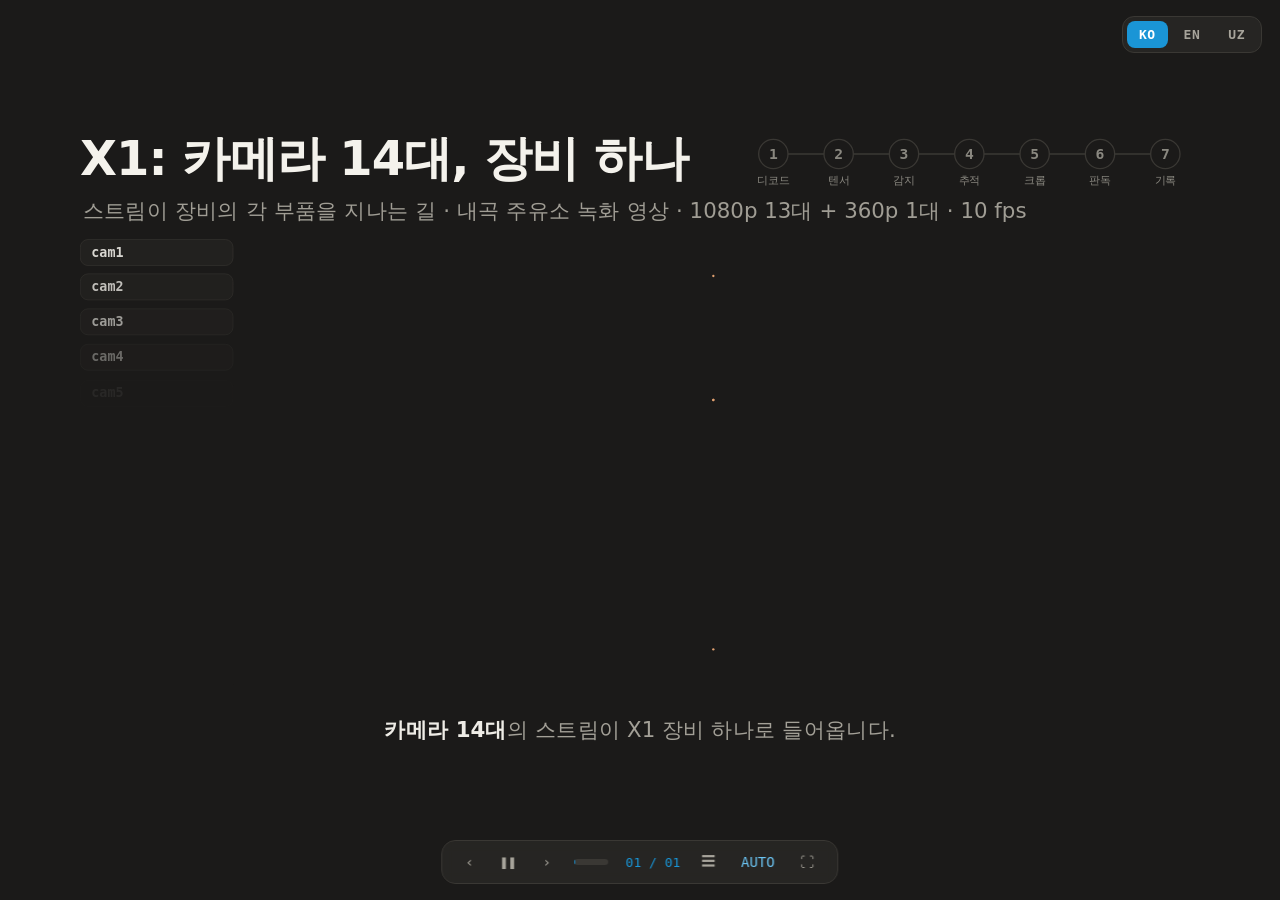
<file: rhinopix1/index.html>
<!DOCTYPE html>
<html lang="ko">
<head>
<meta charset="utf-8">
<meta name="viewport" content="width=device-width, initial-scale=1">
<title>Rhino Pi X1</title>
<meta name="description" content="Rhino Pi X1 (QCS8550): fourteen cameras through VPU, GPU, NPU and CPU">
<link rel="icon" href="data:image/svg+xml,%3Csvg xmlns='http://www.w3.org/2000/svg' viewBox='0 0 32 32'%3E%3Crect width='32' height='32' rx='7' fill='%231a95d6'/%3E%3Cpath d='M9 11l6 5-6 5M17 22h7' stroke='white' stroke-width='2.6' fill='none' stroke-linecap='round' stroke-linejoin='round'/%3E%3C/svg%3E">
<link rel="stylesheet" href="css/deck.css">
</head>
<body>
<div id="stage"><div id="cap"></div></div>
<div id="lang" role="group" aria-label="Language"><button type="button" data-l="ko">KO</button><button type="button" data-l="en">EN</button><button type="button" data-l="uz">UZ</button></div>
<div id="toc" role="dialog"><div class="in"></div></div>
<div id="ui" role="group">
  <button id="prev" type="button" aria-label="Previous">&#8249;</button>
  <button id="play" type="button" aria-label="Play / pause">&#10074;&#10074;</button>
  <button id="next" type="button" aria-label="Next">&#8250;</button>
  <div id="segs"></div>
  <span id="cnt">01 / 01</span>
  <button id="tocb" type="button" aria-label="Contents">&#9776;</button>
  <button id="autob" type="button" aria-pressed="true" aria-label="Auto-advance">AUTO</button>
  <button id="fs" type="button" aria-label="Fullscreen">&#9974;</button>
</div>
<script src="js/core.js"></script>
<script src="js/pages.js"></script>
<script>DECK.init();</script>
</body>
</html>
</file>
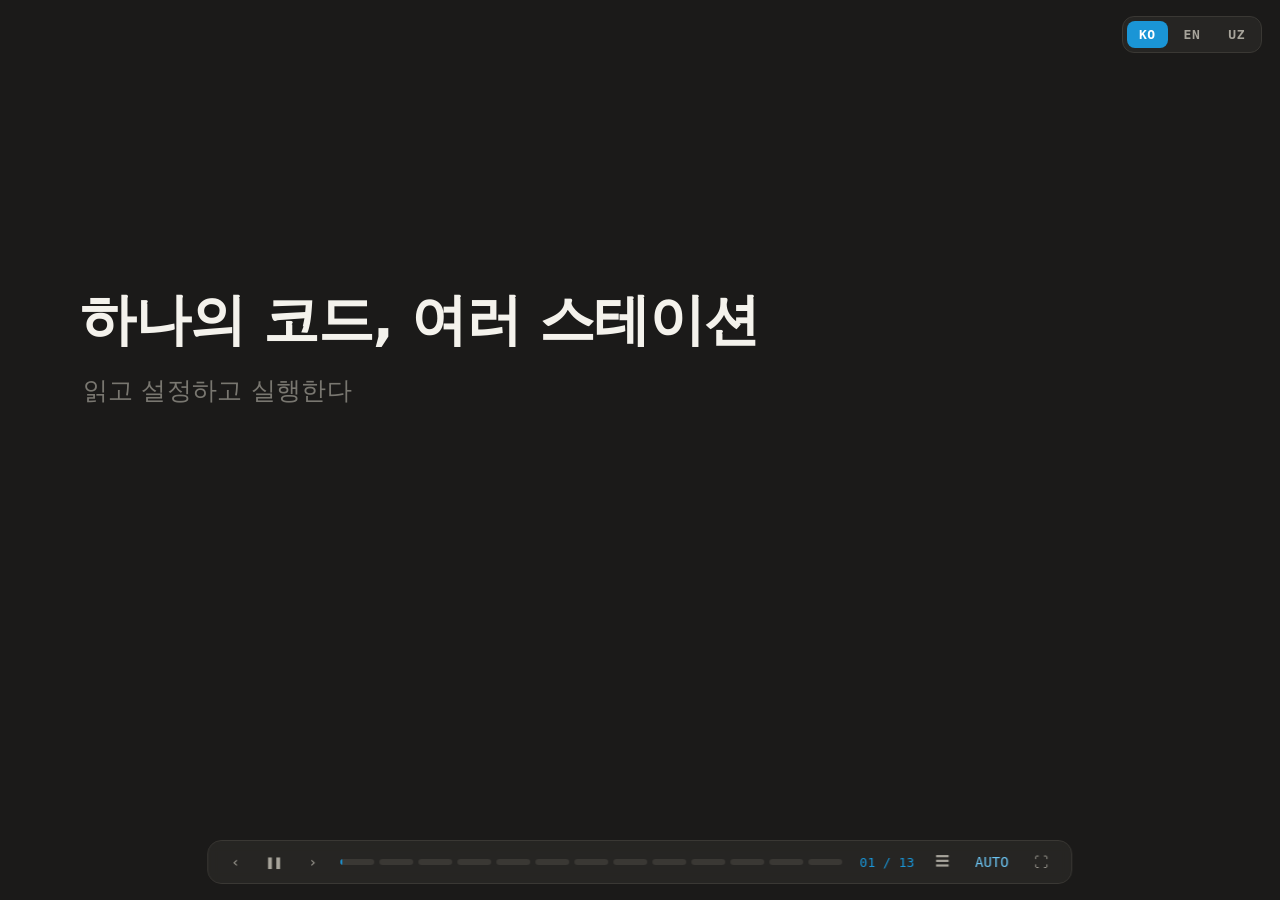
<file: ttex/index.html>
<!DOCTYPE html>
<html lang="ko">
<head>
<meta charset="utf-8">
<meta name="viewport" content="width=device-width, initial-scale=1">
<title>TTEx AI Work Briefings</title>
<meta name="description" content="TTEx AI Work Briefings">
<link rel="icon" href="data:image/svg+xml,%3Csvg xmlns='http://www.w3.org/2000/svg' viewBox='0 0 32 32'%3E%3Crect width='32' height='32' rx='7' fill='%231a95d6'/%3E%3Cpath d='M9 11l6 5-6 5M17 22h7' stroke='white' stroke-width='2.6' fill='none' stroke-linecap='round' stroke-linejoin='round'/%3E%3C/svg%3E">
<link rel="stylesheet" href="css/deck.css">
</head>
<body>
<div id="stage"><div id="cap"></div></div>
<div id="lang" role="group" aria-label="Language"><button type="button" data-l="ko">KO</button><button type="button" data-l="en">EN</button><button type="button" data-l="uz">UZ</button></div>
<div id="toc" role="dialog"><div class="in"></div></div>
<div id="ui" role="group">
  <button id="prev" type="button" aria-label="Previous">&#8249;</button>
  <button id="play" type="button" aria-label="Play / pause">&#10074;&#10074;</button>
  <button id="next" type="button" aria-label="Next">&#8250;</button>
  <div id="segs"></div>
  <span id="cnt">01 / 07</span>
  <button id="tocb" type="button" aria-label="Contents">&#9776;</button>
  <button id="autob" type="button" aria-pressed="true" aria-label="Auto-advance">AUTO</button>
  <button id="fs" type="button" aria-label="Fullscreen">&#9974;</button>
</div>
<script src="js/core.js"></script>
<script src="js/lpr_data.js"></script>
<script src="js/wire_data.js"></script>
<script src="js/pages.js"></script>
<script>DECK.init();</script>
</body>
</html>
</file>
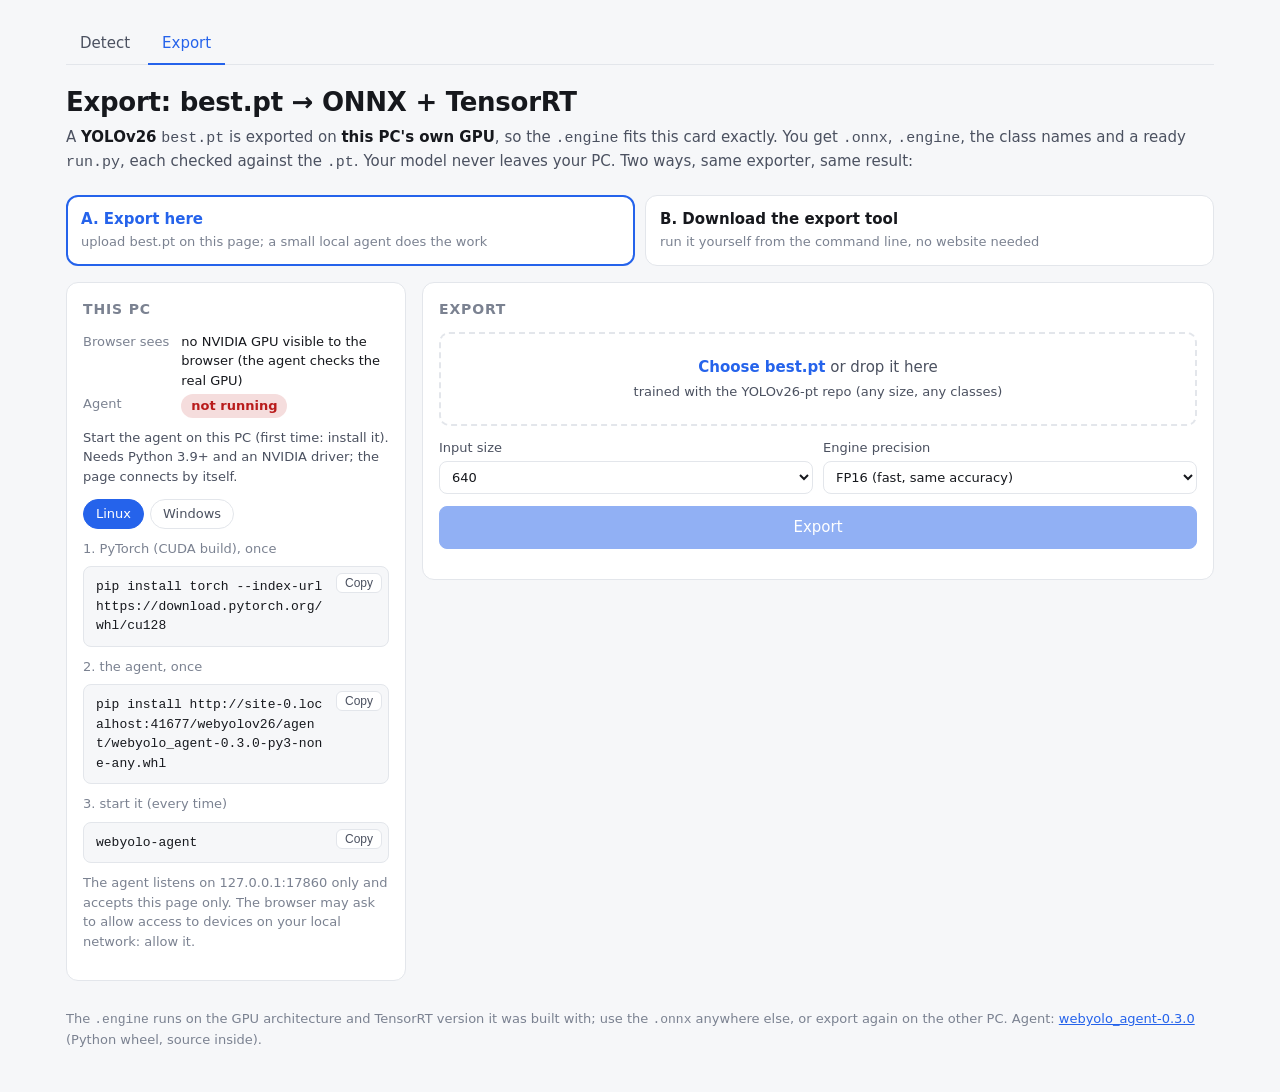
<file: webyolov26/convert.html>
<!DOCTYPE html>
<html lang="en"><head><meta charset="utf-8"><title>YOLOv26 Export</title>
<meta http-equiv="refresh" content="0; url=export.html">
<script>location.replace("export.html" + location.search + location.hash);</script></head>
<body><a href="export.html">Export</a></body></html>
</file>
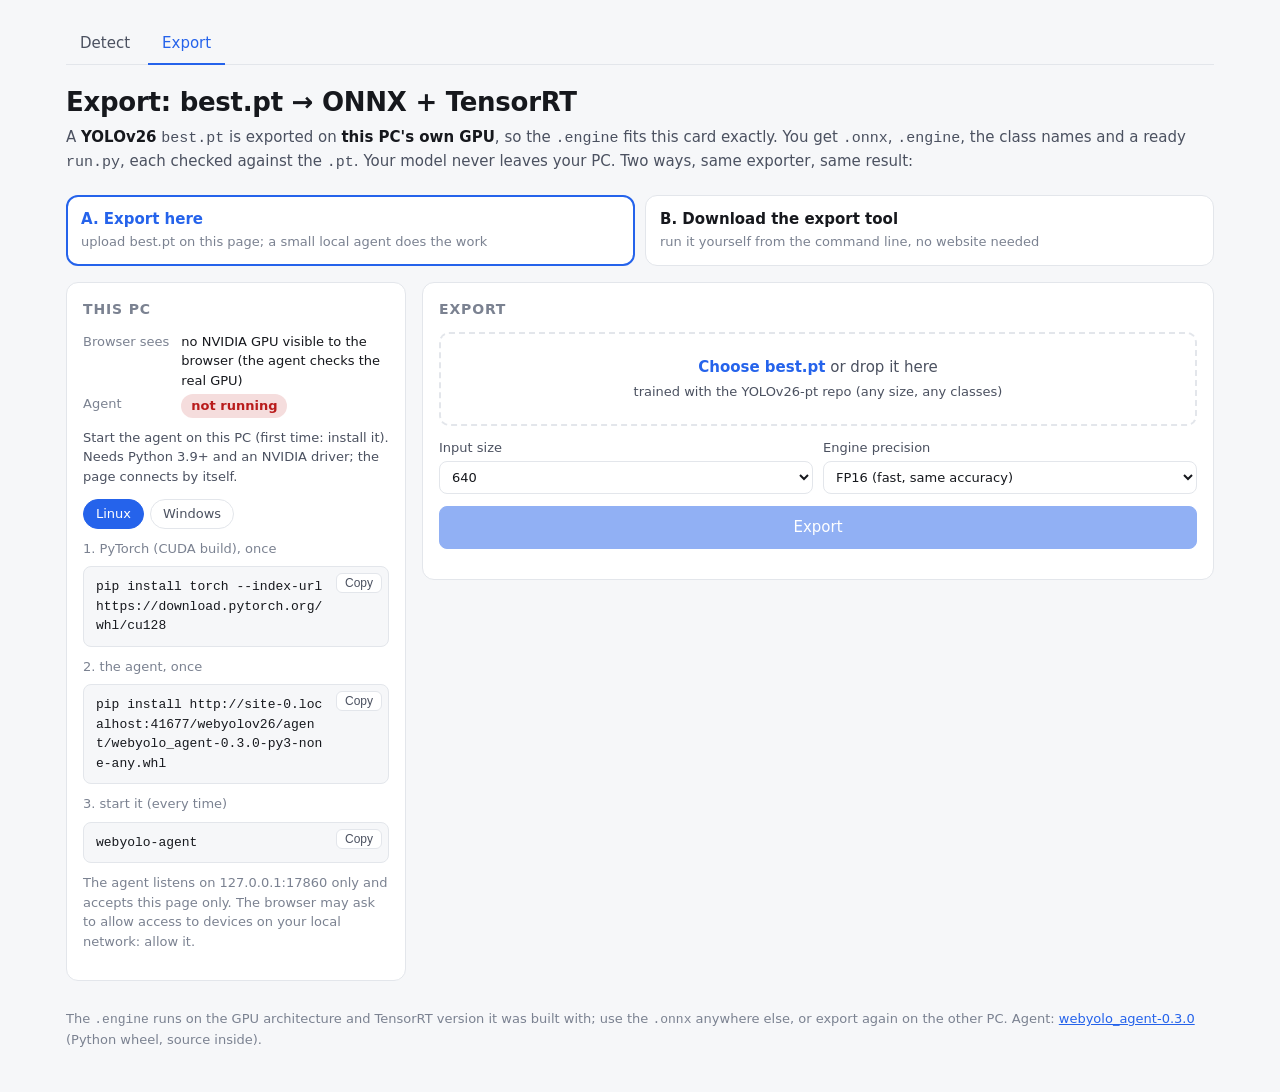
<file: webyolov26/export.html>
<!DOCTYPE html>
<html lang="en">
<head>
<meta charset="utf-8">
<meta name="viewport" content="width=device-width, initial-scale=1">
<title>YOLOv26 Export</title>
<meta name="description" content="Export a YOLOv26 best.pt to ONNX and a TensorRT engine built for your own GPU, then download them">
<link rel="icon" href="data:image/svg+xml,%3Csvg xmlns='http://www.w3.org/2000/svg' viewBox='0 0 32 32'%3E%3Crect width='32' height='32' rx='7' fill='%232563eb'/%3E%3Crect x='7' y='9' width='12' height='10' rx='1.5' stroke='white' stroke-width='2.4' fill='none'/%3E%3Crect x='14' y='14' width='11' height='9' rx='1.5' stroke='white' stroke-width='2.4' fill='none'/%3E%3C/svg%3E">
<link rel="stylesheet" href="style.css">
</head>
<body>
<div class="wrap">
  <nav class="nav"><a href="./">Detect</a><a href="export.html" class="on">Export</a></nav>
  <h1>Export: best.pt → ONNX + TensorRT</h1>
  <p class="sub">A <b>YOLOv26</b> <code>best.pt</code> is exported on <b>this PC's own GPU</b>, so the <code>.engine</code>
    fits this card exactly. You get <code>.onnx</code>, <code>.engine</code>, the class names and a ready <code>run.py</code>,
    each checked against the <code>.pt</code>. Your model never leaves your PC. Two ways, same exporter, same result:</p>

  <div class="modes" id="modes">
    <button data-mode="web" class="on"><b>A. Export here</b><span>upload best.pt on this page; a small local agent does the work</span></button>
    <button data-mode="offline"><b>B. Download the export tool</b><span>run it yourself from the command line, no website needed</span></button>
  </div>

  <div class="grid" id="mode-web">
    <div class="card">
      <h2>This PC</h2>
      <dl class="kv" style="margin-top:0">
        <dt>Browser sees</dt><dd id="bgpu">–</dd>
        <dt>Agent</dt><dd id="astate"><span class="pill wait">looking…</span></dd>
      </dl>
      <dl class="kv" id="ainfo" hidden>
        <dt>GPU</dt><dd id="i_gpu">–</dd>
        <dt>Compute cap.</dt><dd id="i_cc">–</dd>
        <dt>Driver / CUDA</dt><dd id="i_drv">–</dd>
        <dt>TensorRT</dt><dd id="i_trt">–</dd>
        <dt>PyTorch</dt><dd id="i_torch">–</dd>
      </dl>
      <div id="install" hidden>
        <p class="note" style="color:var(--ink2)">Start the agent on this PC (first time: install it). Needs Python 3.9+ and an NVIDIA driver; the page connects by itself.</p>
        <div class="tabs" id="ostabs"><button data-os="linux" class="on">Linux</button><button data-os="win">Windows</button></div>
        <div id="cmds"></div>
        <p class="note">The agent listens on 127.0.0.1:17860 only and accepts this page only. The browser may ask
          to allow access to devices on your local network: allow it.</p>
      </div>
    </div>

    <div class="card">
      <h2>Export</h2>
      <label class="drop" id="drop">
        <input type="file" id="file" accept=".pt">
        <div id="fname"><strong>Choose best.pt</strong> or drop it here</div>
        <div style="font-size:13px;margin-top:4px">trained with the YOLOv26-pt repo (any size, any classes)</div>
      </label>
      <div class="opts">
        <label>Input size
          <select id="imgsz"><option>320</option><option>480</option><option selected>640</option><option>800</option><option>960</option><option>1280</option></select></label>
        <label>Engine precision
          <select id="prec"><option value="1" selected>FP16 (fast, same accuracy)</option><option value="0">FP32</option></select></label>
      </div>
      <div class="row"><button class="btn primary" id="go" disabled>Export</button></div>
      <div class="bar" id="bar" hidden><div></div></div>
      <div class="status" id="status"></div>
      <pre class="log" id="log" hidden></pre>

      <div id="res" hidden>
        <h2 style="margin-top:18px">Check against best.pt</h2>
        <table><thead><tr><th>Format</th><th class="n">Objects (pt / model)</th><th class="n">Matched</th><th class="n">Box diff</th><th class="n">Score diff</th><th>Result</th></tr></thead>
          <tbody id="vrows"></tbody></table>
        <h2 style="margin-top:18px">Download</h2>
        <div class="dl" id="dl"></div>
        <div class="row"><button class="btn" id="test">Test the ONNX in the browser (Detect page)</button></div>
        <p class="note" id="enote"></p>
      </div>
    </div>
  </div>
  <div id="mode-offline" hidden>
    <div class="grid">
      <div class="card">
        <h2>Download</h2>
        <div class="dl" style="grid-template-columns:1fr;margin-top:0">
          <button class="main" id="dlzip"><b>webyolov26-export.zip</b><span>export tool + model code + README (130 KB)</span></button>
        </div>
        <p class="note">Inside: <code>export.py</code>, <code>README.md</code>, <code>requirements.txt</code>, the
          <code>webyolo_agent</code> package (the same code the agent uses).</p>
        <h2 style="margin-top:18px">You get</h2>
        <dl class="kv" style="margin-top:0">
          <dt>best.onnx</dt><dd>portable: any PC, server, browser</dd>
          <dt>best.engine</dt><dd>TensorRT, built for your GPU</dd>
          <dt>names.json</dt><dd>class names</dd>
          <dt>info.json</dt><dd>GPU, versions, check vs .pt</dd>
          <dt>run.py</dt><dd>image / video / RTSP / webcam</dd>
        </dl>
      </div>
      <div class="card">
        <h2>Steps (README.md has the details)</h2>
        <div class="tabs" id="ostabs2"><button data-os="linux" class="on">Linux</button><button data-os="win">Windows</button></div>
        <div id="cmds2"></div>
        <p class="note">Needs an NVIDIA GPU with a recent driver (RTX 50 series: 570 or newer) and Python 3.9 - 3.12.
          The engine build takes 1-5 minutes; at the end the export tool prints the check against the .pt
          (SAME / DIFFERS) and the files.</p>
      </div>
    </div>
  </div>

  <footer>The <code>.engine</code> runs on the GPU architecture and TensorRT version it was built with; use the
    <code>.onnx</code> anywhere else, or export again on the other PC. Agent: <a href="agent/webyolo_agent-0.3.0-py3-none-any.whl">webyolo_agent-0.3.0</a> (Python wheel, source inside).</footer>
</div>
<script src="idb.js"></script>
<script src="export.js"></script>
</body>
</html>
</file>
<file: rhinopix1/css/deck.css>
:root{--bg:#1b1a19;--card:#242220;--ink:#f4f2ec;--ink2:#a7a49b;--mute:#6f6d66;--line:#3a3834;--acc:#1a95d6;--acc2:#6cc4f2;--ok:#5fb98a;--warn:#e0a030;--grey:#8a8880;--mono:ui-monospace,"JetBrains Mono","SFMono-Regular",Menlo,Consolas,monospace;--sans:system-ui,-apple-system,"Segoe UI",Roboto,"Noto Sans KR","Malgun Gothic","Apple SD Gothic Neo","Helvetica Neue",Arial,sans-serif}
*{box-sizing:border-box}
html,body{margin:0;height:100%;background:var(--bg);overflow:hidden}
body{font-family:var(--sans);color:var(--ink)}
#stage{position:absolute;left:50%;top:50%;width:1920px;height:1080px;transform-origin:0 0}
.pg{position:absolute;left:0;top:0;width:1920px;height:1080px;visibility:hidden}
.pg.on{visibility:visible}
.abs{position:absolute}
.h1{position:absolute;left:120px;top:64px;font:800 72px/1.1 var(--sans);letter-spacing:-.02em;white-space:nowrap}
.h2{position:absolute;left:124px;top:160px;font:400 32px var(--sans);color:var(--ink2);white-space:nowrap}
#cap{position:absolute;left:0;width:1920px;top:938px;text-align:center;font:400 32px var(--sans);color:var(--ink2);padding:0 120px}
#cap b{font-weight:700;color:var(--ink)}
code,.m{font-family:var(--mono)}
/* terminal window */
.term{position:absolute;background:#131211;border:1px solid var(--line);border-radius:14px;overflow:hidden;box-shadow:0 18px 50px rgba(0,0,0,.35)}
.term .bar{height:44px;background:#201e1c;display:flex;align-items:center;gap:9px;padding:0 18px;border-bottom:1px solid var(--line);font:500 17px var(--mono);color:var(--mute)}
.term .bar i{width:13px;height:13px;border-radius:50%;background:#3b3935;display:inline-block}
.term .bar span{margin-left:10px}
.term .body{padding:22px 28px;font:400 29px/1.75 var(--mono);color:var(--ink);white-space:pre}
.term .ln{display:block;min-height:50px}
.term .cm{color:var(--mute);margin-left:18px}
.term .cm.ok{color:var(--ok)}.term .cm.warn{color:var(--warn)}.term .cm.grey{color:var(--grey)}
.term .caret{display:inline-block;width:14px;height:28px;background:var(--acc2);vertical-align:-5px;margin-left:2px}
/* cards */
.card{position:absolute;background:var(--card);border:1px solid var(--line);border-radius:22px;overflow:hidden}
.card .nm{font:700 40px var(--mono);color:var(--ink)}
.card .cl{font:500 22px var(--mono);color:var(--acc2)}
.card .ds{font:400 25px/1.45 var(--sans);color:var(--ink2)}
.pill{display:inline-block;padding:5px 16px;border-radius:999px;font:600 20px var(--sans);border:1.5px solid}
.pill.ok{color:var(--ok);border-color:var(--ok)}.pill.warn{color:var(--warn);border-color:var(--warn)}.pill.grey{color:var(--grey);border-color:var(--grey)}
.box{position:absolute;background:var(--card);border:1.5px solid var(--line);border-radius:16px;text-align:center;display:flex;flex-direction:column;justify-content:center;gap:6px}
.box .a{font:600 28px var(--mono);color:var(--ink)}
.box .b{font:400 20px var(--sans);color:var(--ink2)}
.lane{position:absolute;font:600 24px var(--sans);color:var(--acc2)}
.note{position:absolute;border-left:5px solid var(--acc);background:rgba(26,149,214,.08);padding:18px 28px;border-radius:0 12px 12px 0;font:400 27px/1.5 var(--sans);color:var(--ink2)}
.note code{color:var(--acc2);font-size:25px}
.svgfull{position:absolute;left:0;top:0;overflow:visible}
/* UI */
#lang{position:fixed;top:16px;right:18px;display:flex;gap:4px;background:rgba(40,38,36,.92);border:1px solid var(--line);padding:4px;border-radius:12px;z-index:6}
#lang button,#ui button{all:unset;cursor:pointer;color:var(--ink2);border-radius:8px}
#lang button{padding:6px 12px;font:600 13px var(--mono);letter-spacing:.04em}
#lang button:hover,#lang button:focus-visible,#ui button:hover,#ui button:focus-visible{color:var(--ink);background:rgba(255,255,255,.08)}
#lang button[aria-pressed="true"]{background:var(--acc);color:#fff}
#ui{position:fixed;left:50%;bottom:16px;transform:translateX(-50%);display:flex;align-items:center;gap:8px;background:rgba(40,38,36,.92);border:1px solid var(--line);padding:6px 14px;border-radius:14px;z-index:5;backdrop-filter:blur(6px)}
#ui button{padding:6px 9px;font:500 14px var(--mono)}
#ui button[aria-pressed="true"]{color:var(--acc2)}
#segs{display:flex;gap:5px;align-items:center;margin:0 6px}
#segs b{display:block;width:34px;height:6px;border-radius:3px;background:var(--line);cursor:pointer;overflow:hidden;position:relative}
#segs b i{position:absolute;left:0;top:0;bottom:0;width:0;background:var(--acc)}
#segs b.done i{width:100%}
#cnt{color:var(--acc);font:500 13px var(--mono);min-width:62px;text-align:center}
#toc{position:fixed;inset:0;background:rgba(15,14,13,.94);z-index:8;display:none;align-items:center;justify-content:center}
#toc.on{display:flex}
#toc .in{width:min(760px,90vw)}
#toc h2{margin:0 0 18px;font:700 28px var(--sans)}
#toc a{display:flex;gap:18px;padding:12px 16px;border-radius:10px;color:var(--ink2);text-decoration:none;font:500 20px var(--sans);cursor:pointer}
#toc a:hover,#toc a.cur{background:rgba(255,255,255,.07);color:var(--ink)}
#toc a em{font:500 16px var(--mono);color:var(--acc);font-style:normal;min-width:30px;padding-top:3px}
</file>
<file: ttex/css/deck.css>
:root{--bg:#1b1a19;--card:#242220;--ink:#f4f2ec;--ink2:#a7a49b;--mute:#6f6d66;--line:#3a3834;--acc:#1a95d6;--acc2:#6cc4f2;--ok:#5fb98a;--warn:#e0a030;--grey:#8a8880;--mono:ui-monospace,"JetBrains Mono","SFMono-Regular",Menlo,Consolas,monospace;--sans:system-ui,-apple-system,"Segoe UI",Roboto,"Noto Sans KR","Malgun Gothic","Apple SD Gothic Neo","Helvetica Neue",Arial,sans-serif}
*{box-sizing:border-box}
html,body{margin:0;height:100%;background:var(--bg);overflow:hidden}
body{font-family:var(--sans);color:var(--ink)}
#stage{position:absolute;left:50%;top:50%;width:1920px;height:1080px;transform-origin:0 0}
.pg{position:absolute;left:0;top:0;width:1920px;height:1080px;visibility:hidden}
.pg.on{visibility:visible}
.abs{position:absolute}
.h1{position:absolute;left:120px;top:64px;font:800 72px/1.1 var(--sans);letter-spacing:-.02em;white-space:nowrap}
.h2{position:absolute;left:124px;top:160px;font:400 32px var(--sans);color:var(--ink2);white-space:nowrap}
#cap{position:absolute;left:0;width:1920px;top:938px;text-align:center;font:400 32px var(--sans);color:var(--ink2);padding:0 120px}
#cap b{font-weight:700;color:var(--ink)}
code,.m{font-family:var(--mono)}
/* terminal window */
.term{position:absolute;background:#131211;border:1px solid var(--line);border-radius:14px;overflow:hidden;box-shadow:0 18px 50px rgba(0,0,0,.35)}
.term .bar{height:44px;background:#201e1c;display:flex;align-items:center;gap:9px;padding:0 18px;border-bottom:1px solid var(--line);font:500 17px var(--mono);color:var(--mute)}
.term .bar i{width:13px;height:13px;border-radius:50%;background:#3b3935;display:inline-block}
.term .bar span{margin-left:10px}
.term .body{padding:22px 28px;font:400 29px/1.75 var(--mono);color:var(--ink);white-space:pre}
.term .ln{display:block;min-height:50px}
.term .cm{color:var(--mute);margin-left:18px}
.term .cm.ok{color:var(--ok)}.term .cm.warn{color:var(--warn)}.term .cm.grey{color:var(--grey)}
.term .caret{display:inline-block;width:14px;height:28px;background:var(--acc2);vertical-align:-5px;margin-left:2px}
/* cards */
.card{position:absolute;background:var(--card);border:1px solid var(--line);border-radius:22px;overflow:hidden}
.card .nm{font:700 40px var(--mono);color:var(--ink)}
.card .cl{font:500 22px var(--mono);color:var(--acc2)}
.card .ds{font:400 25px/1.45 var(--sans);color:var(--ink2)}
.pill{display:inline-block;padding:5px 16px;border-radius:999px;font:600 20px var(--sans);border:1.5px solid}
.pill.ok{color:var(--ok);border-color:var(--ok)}.pill.warn{color:var(--warn);border-color:var(--warn)}.pill.grey{color:var(--grey);border-color:var(--grey)}
.box{position:absolute;background:var(--card);border:1.5px solid var(--line);border-radius:16px;text-align:center;display:flex;flex-direction:column;justify-content:center;gap:6px}
.box .a{font:600 28px var(--mono);color:var(--ink)}
.box .b{font:400 20px var(--sans);color:var(--ink2)}
.lane{position:absolute;font:600 24px var(--sans);color:var(--acc2)}
.note{position:absolute;border-left:5px solid var(--acc);background:rgba(26,149,214,.08);padding:18px 28px;border-radius:0 12px 12px 0;font:400 27px/1.5 var(--sans);color:var(--ink2)}
.note code{color:var(--acc2);font-size:25px}
.svgfull{position:absolute;left:0;top:0;overflow:visible}
/* UI */
#lang{position:fixed;top:16px;right:18px;display:flex;gap:4px;background:rgba(40,38,36,.92);border:1px solid var(--line);padding:4px;border-radius:12px;z-index:6}
#lang button,#ui button{all:unset;cursor:pointer;color:var(--ink2);border-radius:8px}
#lang button{padding:6px 12px;font:600 13px var(--mono);letter-spacing:.04em}
#lang button:hover,#lang button:focus-visible,#ui button:hover,#ui button:focus-visible{color:var(--ink);background:rgba(255,255,255,.08)}
#lang button[aria-pressed="true"]{background:var(--acc);color:#fff}
#ui{position:fixed;left:50%;bottom:16px;transform:translateX(-50%);display:flex;align-items:center;gap:8px;background:rgba(40,38,36,.92);border:1px solid var(--line);padding:6px 14px;border-radius:14px;z-index:5;backdrop-filter:blur(6px)}
#ui button{padding:6px 9px;font:500 14px var(--mono)}
#ui button[aria-pressed="true"]{color:var(--acc2)}
#segs{display:flex;gap:5px;align-items:center;margin:0 6px}
#segs b{display:block;width:34px;height:6px;border-radius:3px;background:var(--line);cursor:pointer;overflow:hidden;position:relative}
#segs b i{position:absolute;left:0;top:0;bottom:0;width:0;background:var(--acc)}
#segs b.done i{width:100%}
#cnt{color:var(--acc);font:500 13px var(--mono);min-width:62px;text-align:center}
#toc{position:fixed;inset:0;background:rgba(15,14,13,.94);z-index:8;display:none;align-items:center;justify-content:center}
#toc.on{display:flex}
#toc .in{width:min(760px,90vw)}
#toc h2{margin:0 0 18px;font:700 28px var(--sans)}
#toc a{display:flex;gap:18px;padding:12px 16px;border-radius:10px;color:var(--ink2);text-decoration:none;font:500 20px var(--sans);cursor:pointer}
#toc a:hover,#toc a.cur{background:rgba(255,255,255,.07);color:var(--ink)}
#toc a em{font:500 16px var(--mono);color:var(--acc);font-style:normal;min-width:30px;padding-top:3px}
</file>
<file: webyolov26/style.css>
[hidden] { display: none !important; }
:root {
  --bg: #f6f7f9; --card: #ffffff; --ink: #16181d; --ink2: #4b5160; --muted: #7b8291; --line: #e3e6eb;
  --accent: #2563eb; --accent-ink: #ffffff; --ok: #15803d; --err: #b91c1c; --drop: #eef3ff;
}
@media (prefers-color-scheme: dark) {
  :root:not([data-theme="light"]) {
    --bg: #0f1115; --card: #171a21; --ink: #e8eaee; --ink2: #b4bac6; --muted: #858c99; --line: #2a2f39;
    --accent: #4f8cff; --accent-ink: #0b0d11; --ok: #4ade80; --err: #f87171; --drop: #1a2333;
  }
}
:root[data-theme="dark"] {
  --bg: #0f1115; --card: #171a21; --ink: #e8eaee; --ink2: #b4bac6; --muted: #858c99; --line: #2a2f39;
  --accent: #4f8cff; --accent-ink: #0b0d11; --ok: #4ade80; --err: #f87171; --drop: #1a2333;
}
* { box-sizing: border-box; }
body { margin: 0; background: var(--bg); color: var(--ink); font: 15px/1.5 system-ui, -apple-system, "Segoe UI", Roboto, sans-serif; }
.wrap { max-width: 1180px; margin: 0 auto; padding: 24px 16px 48px; }
h1 { margin: 0 0 4px; font-size: 26px; letter-spacing: -0.01em; }
.sub { margin: 0 0 20px; color: var(--ink2); }
.sub b { color: var(--ink); font-weight: 600; }
.grid { display: grid; grid-template-columns: 340px 1fr; gap: 16px; align-items: start; }
@media (max-width: 860px) { .grid { grid-template-columns: 1fr; } }
.card { background: var(--card); border: 1px solid var(--line); border-radius: 12px; padding: 16px; }
.card h2 { margin: 0 0 12px; font-size: 14px; text-transform: uppercase; letter-spacing: .06em; color: var(--muted); font-weight: 600; }
.drop { display: block; border: 2px dashed var(--line); border-radius: 10px; padding: 22px 12px; text-align: center; color: var(--ink2); cursor: pointer; transition: background .15s, border-color .15s; }
.drop.on, .drop:hover { background: var(--drop); border-color: var(--accent); }
.drop input { display: none; }
.drop strong { color: var(--accent); }
.ex { display: grid; grid-template-columns: repeat(4, 1fr); gap: 6px; margin-top: 12px; }
.ex button { padding: 0; border: 2px solid transparent; border-radius: 8px; overflow: hidden; cursor: pointer; background: none; aspect-ratio: 1; }
.ex button:hover, .ex button:focus-visible { border-color: var(--accent); outline: none; }
.ex img { width: 100%; height: 100%; object-fit: cover; display: block; }
.row { display: flex; gap: 8px; margin-top: 12px; }
.btn { flex: 1; padding: 9px 10px; border-radius: 8px; border: 1px solid var(--line); background: var(--card); color: var(--ink); font: inherit; cursor: pointer; }
.btn:hover { border-color: var(--accent); }
.btn.primary { background: var(--accent); color: var(--accent-ink); border-color: var(--accent); }
.btn:disabled { opacity: .5; cursor: default; }
label.sl { display: block; margin-top: 16px; color: var(--ink2); font-size: 14px; }
label.sl span { float: right; color: var(--ink); font-variant-numeric: tabular-nums; }
input[type=range] { width: 100%; accent-color: var(--accent); }
.status { margin-top: 14px; font-size: 13px; color: var(--muted); }
.status .ok { color: var(--ok); } .status .err { color: var(--err); }
dl.kv { display: grid; grid-template-columns: auto 1fr; gap: 4px 12px; margin: 14px 0 0; font-size: 13px; }
dl.kv dt { color: var(--muted); } dl.kv dd { margin: 0; font-variant-numeric: tabular-nums; }
.stage { position: relative; background: repeating-conic-gradient(var(--line) 0 25%, transparent 0 50%) 0 0 / 20px 20px; border-radius: 10px; min-height: 280px; display: flex; align-items: center; justify-content: center; overflow: hidden; }
.stage canvas { max-width: 100%; height: auto; display: block; }
.stage .ph { color: var(--muted); padding: 40px 16px; text-align: center; }
video { display: none; }
.tablewrap { margin-top: 14px; max-height: 420px; overflow: auto; }
table { width: 100%; border-collapse: collapse; font-size: 13px; font-variant-numeric: tabular-nums; }
th, td { text-align: left; padding: 6px 8px; border-bottom: 1px solid var(--line); }
th { color: var(--muted); font-weight: 600; position: sticky; top: 0; background: var(--card); }
td.n { text-align: right; } th.n { text-align: right; }
.sw { display: inline-block; width: 10px; height: 10px; border-radius: 3px; margin-right: 6px; vertical-align: -1px; }
.summary { margin-top: 12px; color: var(--ink2); font-size: 14px; }
footer { margin-top: 28px; color: var(--muted); font-size: 13px; }
footer a { color: var(--accent); }
/* nav + Export page */
.nav { display: flex; gap: 4px; margin: 0 0 18px; border-bottom: 1px solid var(--line); }
.nav a { padding: 8px 14px; color: var(--ink2); text-decoration: none; border-bottom: 2px solid transparent; margin-bottom: -1px; font-weight: 500; }
.nav a:hover { color: var(--ink); }
.nav a.on { color: var(--accent); border-bottom-color: var(--accent); }
.pill { display: inline-block; padding: 2px 10px; border-radius: 999px; font-size: 13px; font-weight: 600; }
.pill.ok { background: color-mix(in srgb, var(--ok) 15%, transparent); color: var(--ok); }
.pill.err { background: color-mix(in srgb, var(--err) 15%, transparent); color: var(--err); }
.pill.wait { background: color-mix(in srgb, var(--muted) 18%, transparent); color: var(--ink2); }
pre.cmd { position: relative; margin: 8px 0 0; padding: 10px 64px 10px 12px; background: var(--bg); border: 1px solid var(--line); border-radius: 8px; font: 13px/1.5 ui-monospace, SFMono-Regular, Menlo, Consolas, monospace; white-space: pre-wrap; word-break: break-all; }
pre.cmd button { position: absolute; top: 6px; right: 6px; padding: 2px 8px; font-size: 12px; border-radius: 6px; border: 1px solid var(--line); background: var(--card); color: var(--ink2); cursor: pointer; }
.tabs { display: flex; gap: 6px; margin-top: 10px; }
.tabs button { padding: 4px 12px; border-radius: 999px; border: 1px solid var(--line); background: var(--card); color: var(--ink2); font: inherit; font-size: 13px; cursor: pointer; }
.tabs button.on { background: var(--accent); border-color: var(--accent); color: var(--accent-ink); }
.bar { height: 8px; background: var(--line); border-radius: 999px; overflow: hidden; margin-top: 12px; }
.bar div { height: 100%; width: 0; background: var(--accent); transition: width .3s; }
pre.log { margin: 10px 0 0; max-height: 220px; overflow: auto; padding: 10px 12px; background: var(--bg); border: 1px solid var(--line); border-radius: 8px; font: 12px/1.5 ui-monospace, Menlo, Consolas, monospace; white-space: pre-wrap; color: var(--ink2); }
.dl { display: grid; grid-template-columns: repeat(auto-fill, minmax(200px, 1fr)); gap: 8px; margin-top: 12px; }
.dl button { text-align: left; padding: 10px 12px; border-radius: 8px; border: 1px solid var(--line); background: var(--card); color: var(--ink); font: inherit; cursor: pointer; }
.dl button:hover { border-color: var(--accent); }
.dl button b { display: block; font-size: 14px; word-break: break-all; }
.dl button span { font-size: 12px; color: var(--muted); }
.dl button.main { border-color: var(--accent); }
.opts { display: grid; grid-template-columns: 1fr 1fr; gap: 10px; margin-top: 12px; }
.opts label { font-size: 13px; color: var(--ink2); }
.opts select { width: 100%; margin-top: 4px; padding: 7px 8px; border-radius: 8px; border: 1px solid var(--line); background: var(--card); color: var(--ink); font: inherit; }
.note { font-size: 13px; color: var(--muted); margin-top: 10px; }
dl.kv a, .note a, footer a { color: var(--accent); }
.modes { display: grid; grid-template-columns: 1fr 1fr; gap: 10px; margin: 0 0 16px; }
@media (max-width: 640px) { .modes { grid-template-columns: 1fr; } }
.modes button { text-align: left; padding: 12px 14px; border-radius: 12px; border: 1px solid var(--line); background: var(--card); color: var(--ink); font: inherit; cursor: pointer; }
.modes button b { display: block; font-size: 15px; }
.modes button span { font-size: 13px; color: var(--muted); }
.modes button:hover { border-color: var(--accent); }
.modes button.on { border: 2px solid var(--accent); padding: 11px 13px; }
.modes button.on b { color: var(--accent); }
</file>
